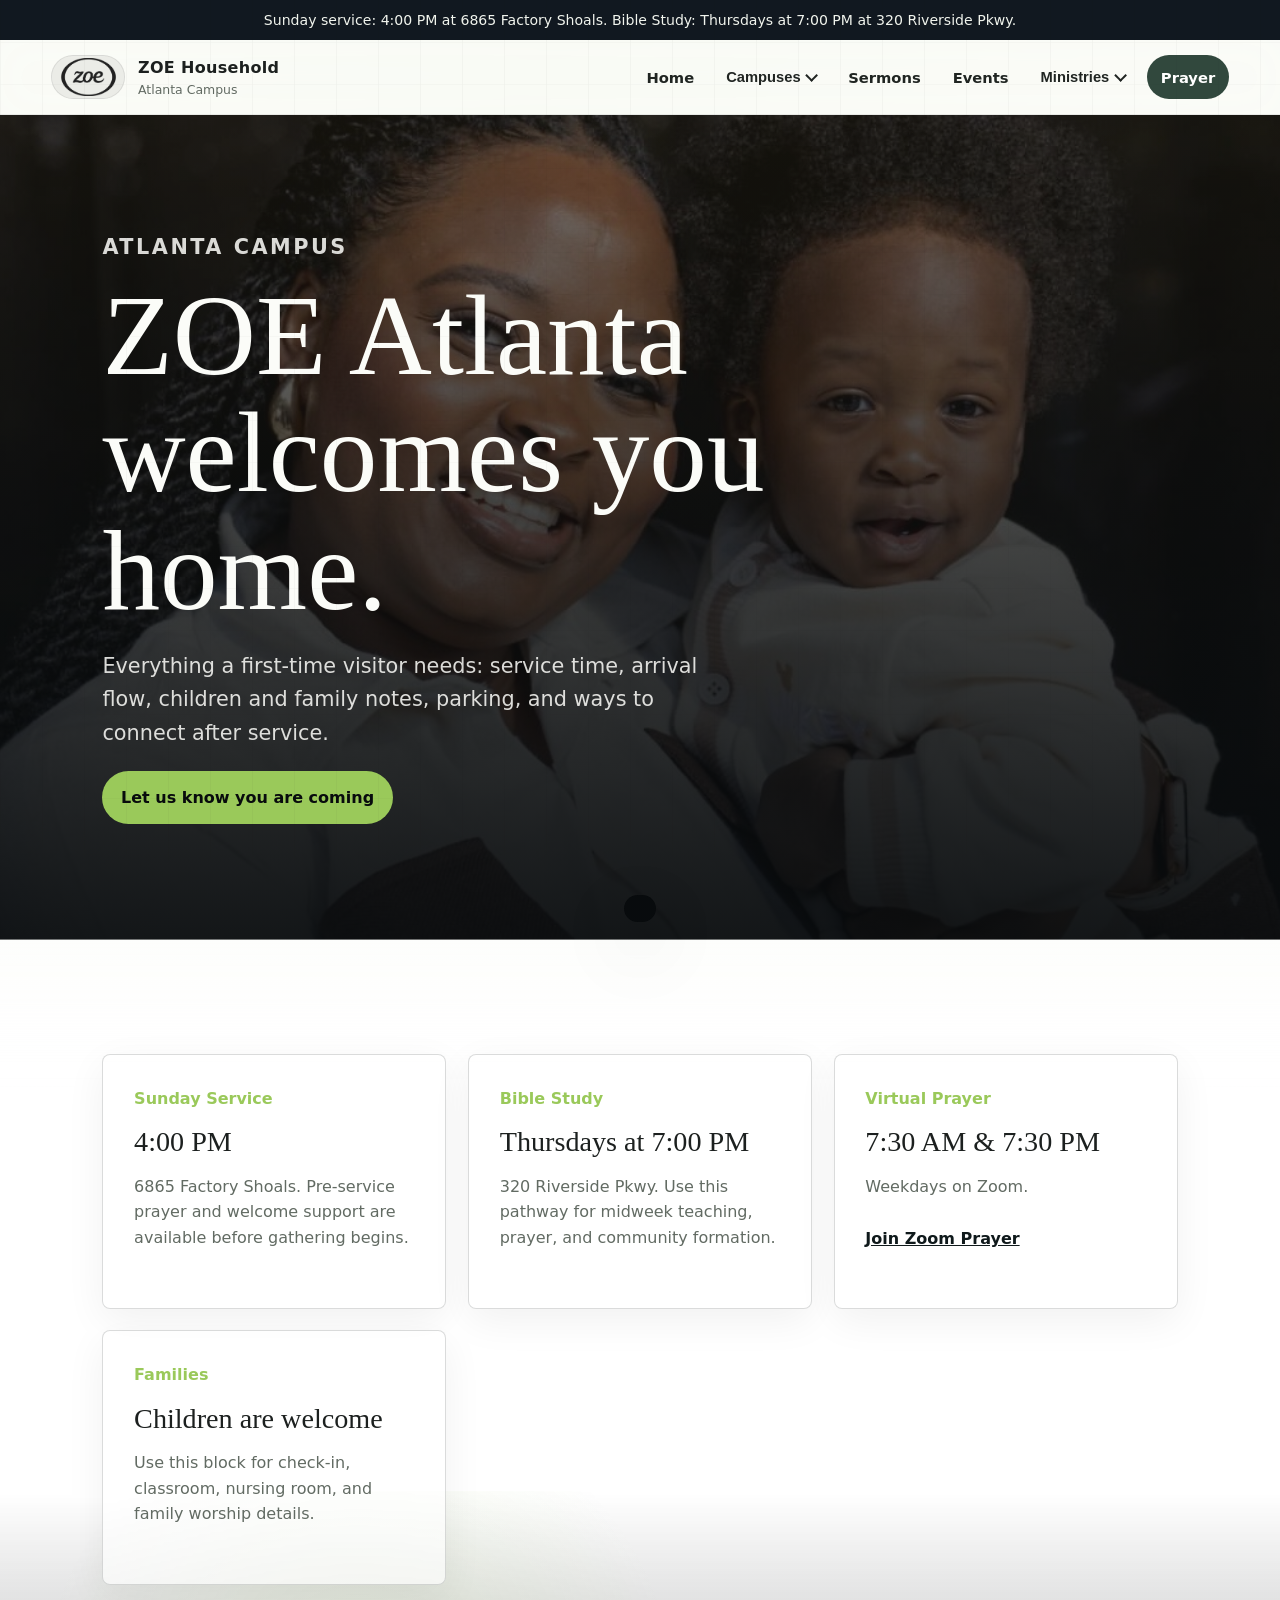
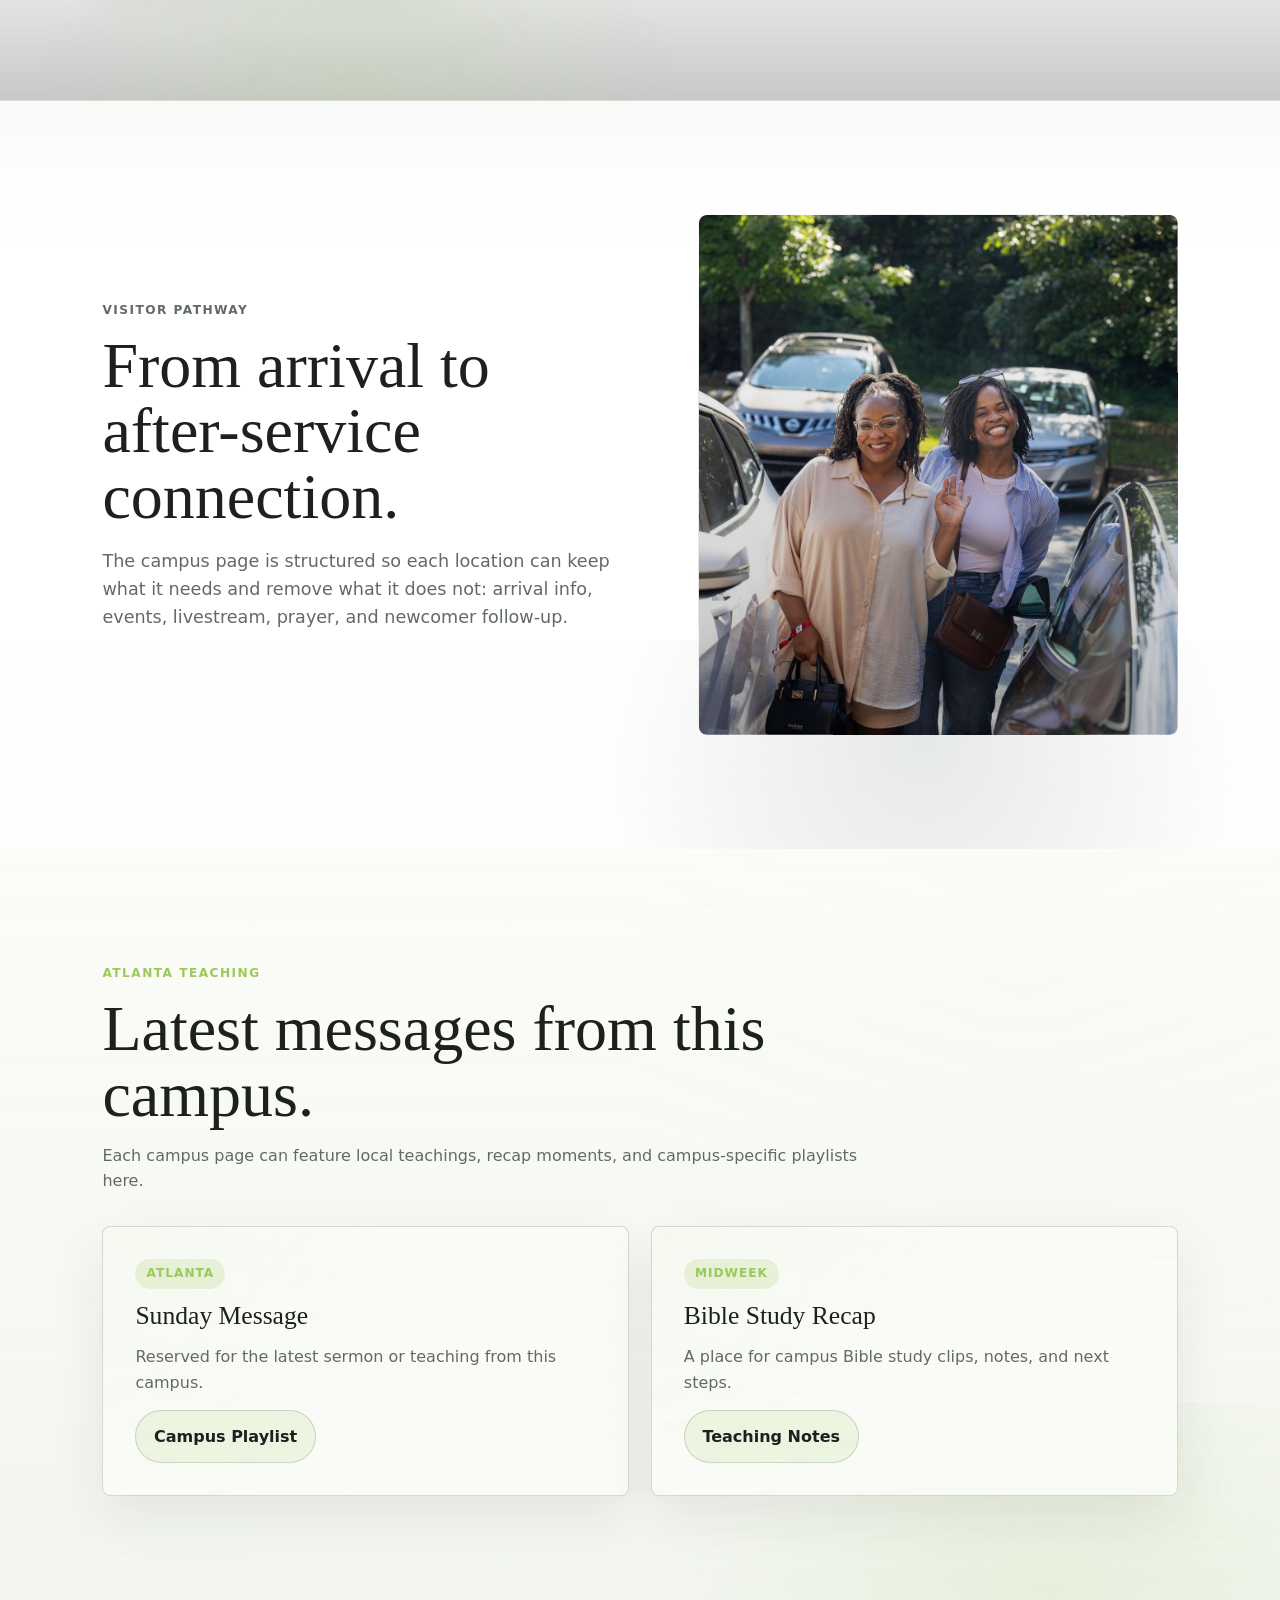
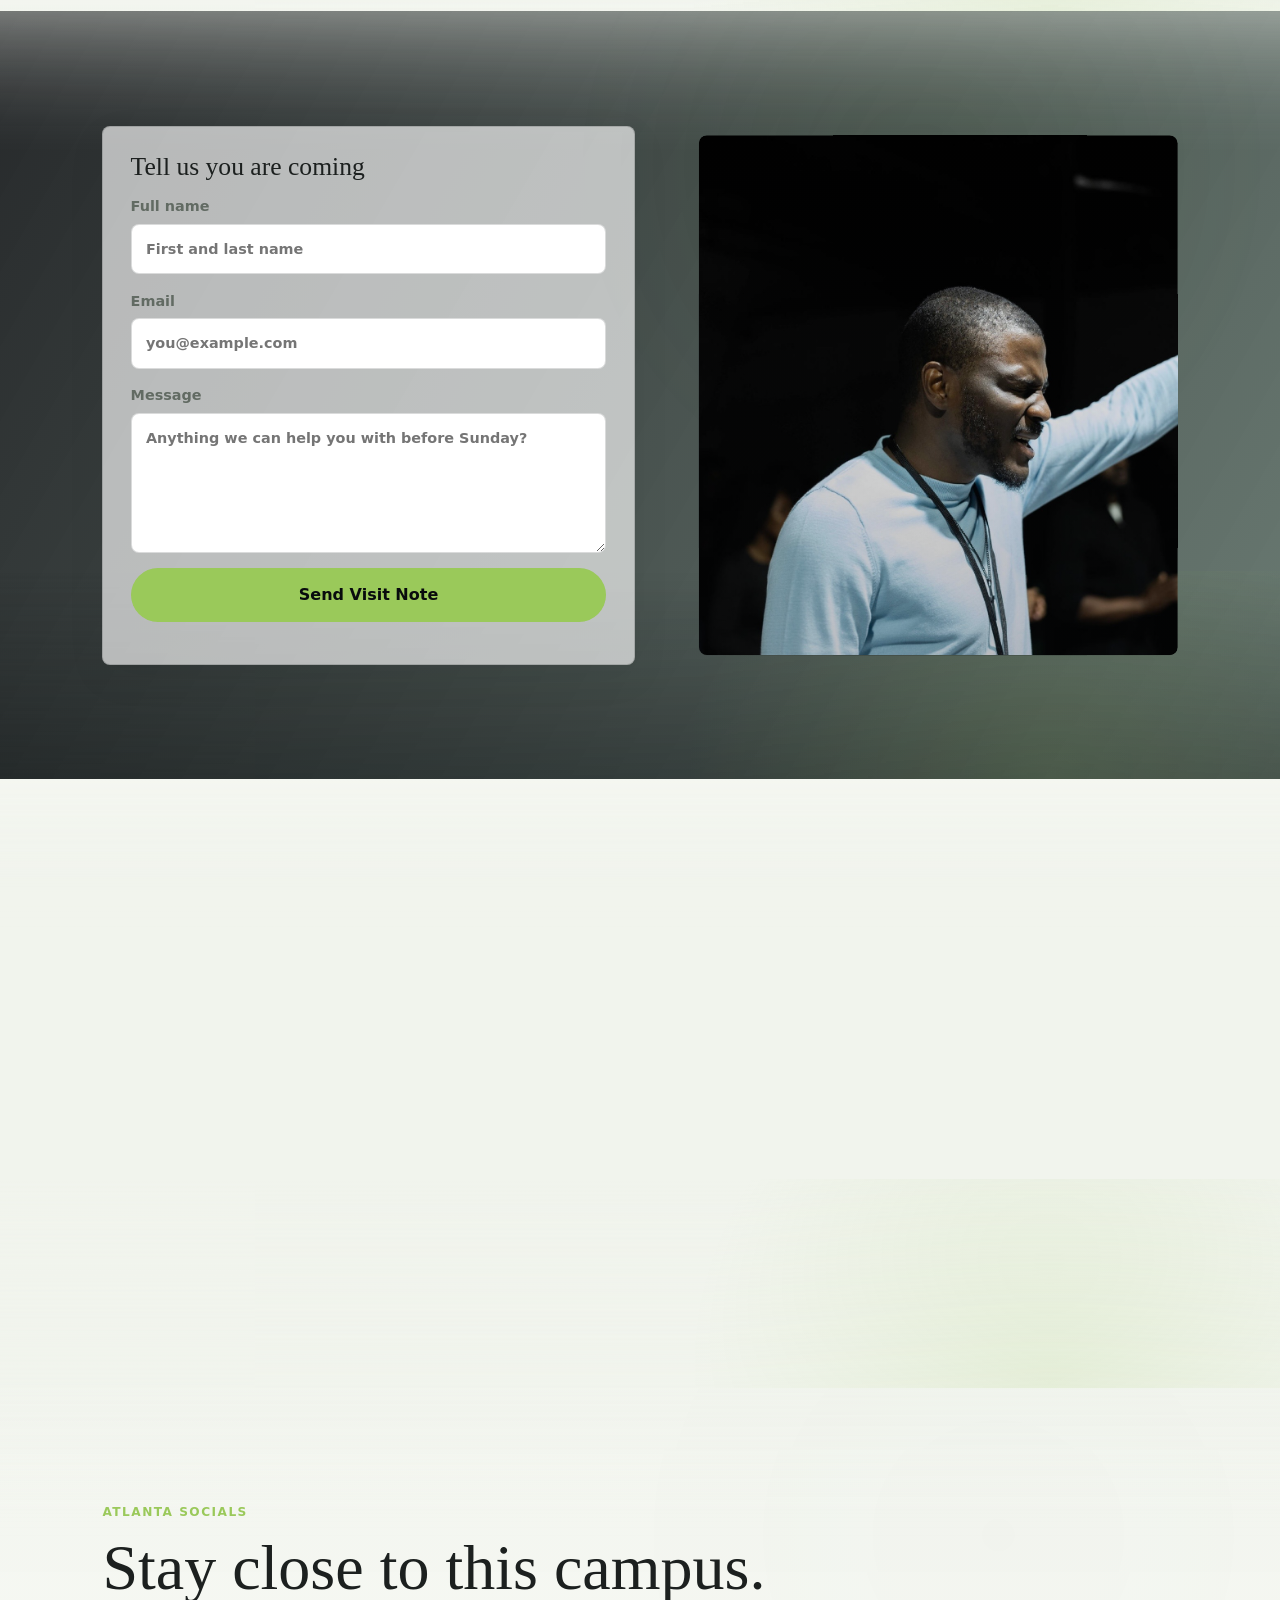
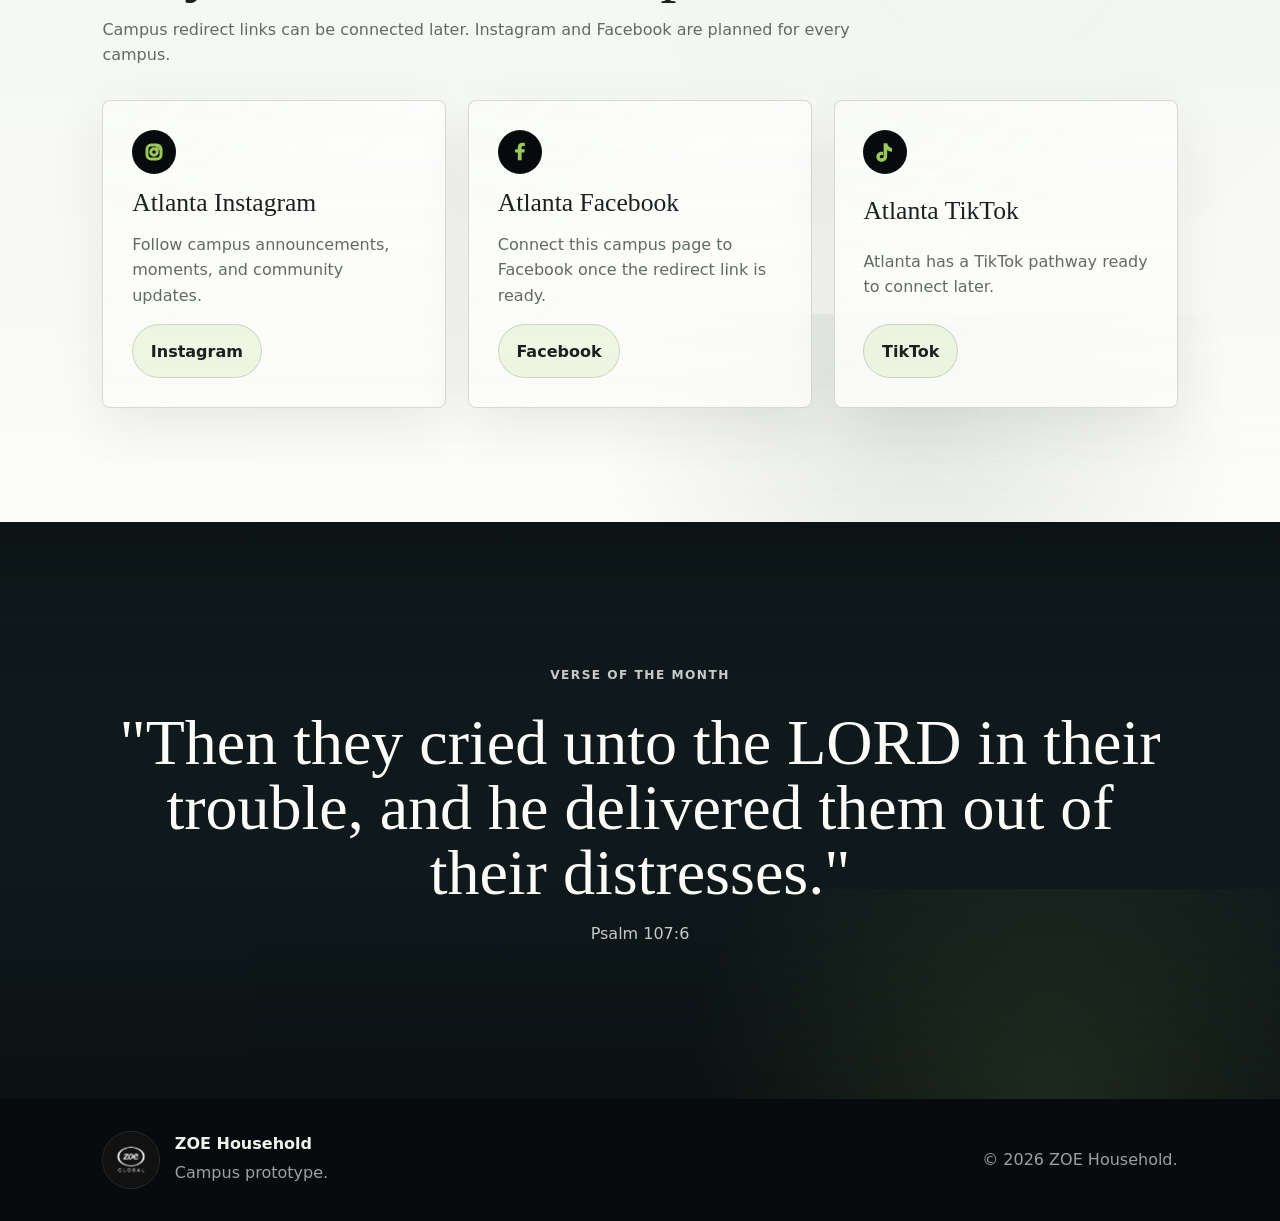
<file: campus-atl.html>
<!doctype html>
<html lang="en">
  <head>
    <meta charset="utf-8">
    <meta name="viewport" content="width=device-width, initial-scale=1">
    <title>Atlanta Campus | ZOE Household</title>
    <meta name="description" content="Plan a visit to the ZOE Household Atlanta campus.">
    <link rel="stylesheet" href="styles.css?v=hero-crop-higher-zoom">
  </head>
  <body>
    <a class="skip-link" href="#main">Skip to content</a>
    <div class="atmosphere-field" aria-hidden="true">
      <div class="atmosphere-layer atmosphere-back"></div>
      <div class="atmosphere-layer atmosphere-mid"></div>
      <div class="atmosphere-layer atmosphere-front"></div>
    </div>
    <div class="announcement">Sunday service: 4:00 PM at 6865 Factory Shoals. Bible Study: Thursdays at 7:00 PM at 320 Riverside Pkwy.</div>
    <header class="site-header" data-header>
      <a class="brand" href="index.html"><span class="brand-mark"><img src="assets/zoe-mark-logo.png" alt=""></span><span><strong>ZOE Household</strong><small data-brand-campus>Atlanta Campus</small></span></a>
      <button class="menu-toggle" type="button" aria-expanded="false" aria-controls="site-nav" data-menu-toggle><span></span><span></span><span></span></button>
      <nav class="site-nav" id="site-nav" data-nav>
        <a href="index.html">Home</a>
        <div class="nav-menu">
          <button class="nav-menu-toggle" type="button" aria-expanded="false" data-campus-menu-toggle>Campuses</button>
          <div class="nav-dropdown" aria-label="Campus pages">
            <a href="campus-atl.html?campus=atlanta" data-campus-link="Atlanta"><strong>Atlanta</strong><span>USA</span></a>
            <a href="campus-atl.html?campus=houston" data-campus-link="Houston"><strong>Houston</strong><span>USA</span></a>
            <a href="campus-atl.html?campus=uk" data-campus-link="UK"><strong>UK</strong><span>UK</span></a>
            <a href="campus-atl.html?campus=ikeja" data-campus-link="Ikeja"><strong>Ikeja</strong><span>Nigeria</span></a>
            <a href="campus-atl.html?campus=ipaja" data-campus-link="Ipaja"><strong>Ipaja</strong><span>Nigeria</span></a>
            <a href="campus-atl.html?campus=abeokuta" data-campus-link="Abeokuta"><strong>Abeokuta</strong><span>Nigeria</span></a>
            <a href="campus-atl.html?campus=yaba" data-campus-link="Yaba"><strong>Yaba</strong><span>Nigeria</span></a>
          </div>
        </div>
        <a href="https://youtube.com/@thezoehouseholdtv5?si=_t1UFKYPPsSxbpCP" target="_blank" rel="noopener">Sermons</a><a href="index.html#events">Events</a><div class="nav-menu"><button class="nav-menu-toggle" type="button" aria-expanded="false" data-nav-menu-toggle>Ministries</button><div class="nav-dropdown" aria-label="Ministry pages"><a href="ministry-pneuma.html"><strong>Pneuma Worship</strong><span>Worship</span></a><a href="ministry-discipleship.html"><strong>Disciple Program</strong><span>Formation</span></a><a href="ministry-outreach.html"><strong>Outreach & Missions</strong><span>Mission</span></a></div></div><a class="nav-give" href="prayer.html">Prayer</a>
      </nav>
    </header>
    <main id="main">
      <section class="page-hero campus-hero" data-scene="household">
        <div class="page-hero-copy reveal">
          <p class="eyebrow" data-campus-eyebrow>Plan Your Visit</p>
          <h1 data-campus-title>ZOE Atlanta welcomes you home.</h1>
          <p data-campus-description>Everything a first-time visitor needs: service time, arrival flow, children and family notes, parking, and ways to connect after service.</p>
          <a class="button button-primary" href="#visit-form">Let us know you are coming</a>
        </div>
      </section>
      <section class="section detail-grid scene-section scene-arrival" data-scene="welcome">
        <article class="detail-card reveal"><span>Sunday Service</span><h2>4:00 PM</h2><p>6865 Factory Shoals. Pre-service prayer and welcome support are available before gathering begins.</p></article>
        <article class="detail-card reveal"><span>Bible Study</span><h2>Thursdays at 7:00 PM</h2><p>320 Riverside Pkwy. Use this pathway for midweek teaching, prayer, and community formation.</p></article>
        <article class="detail-card reveal"><span>Virtual Prayer</span><h2 data-campus-prayer-time>7:30 AM & 7:30 PM</h2><p data-campus-prayer-note>Weekdays on Zoom.</p><a class="text-link" href="https://us06web.zoom.us/j/84078852039?pwd=zKbTcCm8NZJUb1EVyvk1CYWSC2oedE.1" target="_blank" rel="noopener" data-campus-prayer-link>Join Zoom Prayer</a></article>
        <article class="detail-card reveal"><span>Families</span><h2>Children are welcome</h2><p>Use this block for check-in, classroom, nursing room, and family worship details.</p></article>
      </section>
      <section class="section split-section scene-section scene-family" data-scene="household">
        <div class="section-copy reveal">
          <p class="eyebrow">Visitor Pathway</p>
          <h2>From arrival to after-service connection.</h2>
          <p>The campus page is structured so each location can keep what it needs and remove what it does not: arrival info, events, livestream, prayer, and newcomer follow-up.</p>
        </div>
        <div class="image-panel image-panel-arrival reveal" role="img" aria-label="ZOE members smiling as they arrive at church" data-depth="0.08"></div>
      </section>
      <section class="section campus-teaching scene-section scene-teaching-lite" data-scene="teaching">
        <div class="section-heading reveal">
          <p class="eyebrow"><span data-campus-name>Atlanta</span> Teaching</p>
          <h2>Latest messages from this campus.</h2>
          <p>Each campus page can feature local teachings, recap moments, and campus-specific playlists here.</p>
        </div>
        <div class="campus-sermon-grid">
          <article class="campus-sermon-card reveal">
            <span class="chip" data-campus-name>Atlanta</span>
            <h3>Sunday Message</h3>
            <p>Reserved for the latest sermon or teaching from this campus.</p>
            <button class="button button-quiet" type="button" data-toast="Campus-specific sermon playlist can connect here later.">Campus Playlist</button>
          </article>
          <article class="campus-sermon-card reveal">
            <span class="chip">Midweek</span>
            <h3>Bible Study Recap</h3>
            <p>A place for campus Bible study clips, notes, and next steps.</p>
            <button class="button button-quiet" type="button" data-toast="Bible study media can connect here later.">Teaching Notes</button>
          </article>
        </div>
      </section>
      <section class="section split-section form-split scene-section scene-invitation" data-scene="prayer">
        <form class="form-card reveal" id="visit-form" data-demo-form>
          <h3>Tell us you are coming</h3>
          <label>Full name<input name="name" required placeholder="First and last name"></label>
          <label>Email<input name="email" type="email" required placeholder="you@example.com"></label>
          <label>Message<textarea name="message" required maxlength="800" placeholder="Anything we can help you with before Sunday?"></textarea></label>
          <button class="button button-primary" type="submit">Send Visit Note</button>
          <p class="form-status" data-form-status></p>
        </form>
        <div class="image-panel image-panel-prayer reveal" role="img" aria-label="ZOE member praying during worship" data-depth="0.06"></div>
      </section>
      <section class="section events-section scene-section scene-events" data-scene="household">
        <div class="section-heading reveal"><p class="eyebrow"><span data-campus-name>Atlanta</span> Events</p><h2>Upcoming at this campus.</h2></div>
        <div class="event-list">
          <article class="event-card reveal"><time>Sun</time><div><h3>Sunday Service</h3><p>4:00 PM at 6865 Factory Shoals.</p></div><button class="button button-quiet" data-toast="Prototype RSVP saved.">RSVP</button></article>
          <article class="event-card reveal"><time>Thu</time><div><h3>Bible Study</h3><p>7:00 PM at 320 Riverside Pkwy.</p></div><a class="button button-quiet" href="prayer.html">Prayer</a></article>
        </div>
      </section>
      <section class="section social-section campus-social-section scene-section scene-family" data-scene="invitation">
        <div class="section-heading reveal">
          <p class="eyebrow"><span data-campus-name>Atlanta</span> Socials</p>
          <h2>Stay close to this campus.</h2>
          <p>Campus redirect links can be connected later. Instagram and Facebook are planned for every campus.</p>
        </div>
        <div class="social-grid campus-social-grid">
          <article class="social-card reveal">
            <svg class="social-icon" aria-hidden="true" viewBox="0 0 48 48"><rect x="11" y="11" width="26" height="26" rx="8"></rect><circle cx="24" cy="24" r="6"></circle><circle cx="31.5" cy="16.5" r="1.8"></circle></svg>
            <h3><span data-campus-name>Atlanta</span> Instagram</h3>
            <p>Follow campus announcements, moments, and community updates.</p>
            <button class="button button-quiet" type="button" data-toast="Campus Instagram redirect link can connect here later.">Instagram</button>
          </article>
          <article class="social-card reveal">
            <svg class="social-icon" aria-hidden="true" viewBox="0 0 48 48"><path d="M27 39V25h5l1-6h-6v-3.4c0-1.7.6-2.8 3-2.8h3V7.4c-1.4-.2-3-.4-4.8-.4-5 0-8.2 3-8.2 8.1V19h-5v6h5v14z"></path></svg>
            <h3><span data-campus-name>Atlanta</span> Facebook</h3>
            <p>Connect this campus page to Facebook once the redirect link is ready.</p>
            <button class="button button-quiet" type="button" data-toast="Campus Facebook redirect link can connect here later.">Facebook</button>
          </article>
          <article class="social-card reveal" data-campus-tiktok-card>
            <svg class="social-icon" aria-hidden="true" viewBox="0 0 48 48"><path d="M28 8c1.2 5 4.2 8.2 9 9.1v6.4c-3.4-.1-6.5-1.1-9-3v10.9c0 6.3-4.1 10.6-10.2 10.6-5.7 0-9.8-3.8-9.8-9.2 0-5.7 4.4-9.4 10.4-9.4.7 0 1.4.1 2.1.2v6.6a5.6 5.6 0 0 0-2.4-.5c-2.2 0-3.7 1.2-3.7 3s1.4 3 3.4 3c2.3 0 3.7-1.5 3.7-4.2V8z"></path></svg>
            <h3 data-campus-tiktok-title>Atlanta TikTok</h3>
            <p data-campus-tiktok-note>Atlanta has a TikTok pathway ready to connect later.</p>
            <button class="button button-quiet" type="button" data-toast="Campus TikTok redirect link can connect here later.">TikTok</button>
          </article>
        </div>
      </section>
      <section class="final-cta verse scene-section scene-room reveal" data-scene="giving">
        <p class="eyebrow">Verse of the Month</p>
        <h2>"Then they cried unto the LORD in their trouble, and he delivered them out of their distresses."</h2>
        <p>Psalm 107:6</p>
      </section>
    </main>
    <footer class="site-footer"><div class="footer-brand"><img src="assets/zoe-global-logo.jpg" alt="ZOE Global"><div><strong>ZOE Household</strong><p>Campus prototype.</p></div></div><p>&copy; <span data-year></span> ZOE Household.</p></footer>
    <div class="toast" data-toast-box role="status" aria-live="polite"></div>
    <script src="assets/gsap.min.js"></script>
    <script src="script.js?v=header-ministries"></script>
  </body>
</html>
</file>
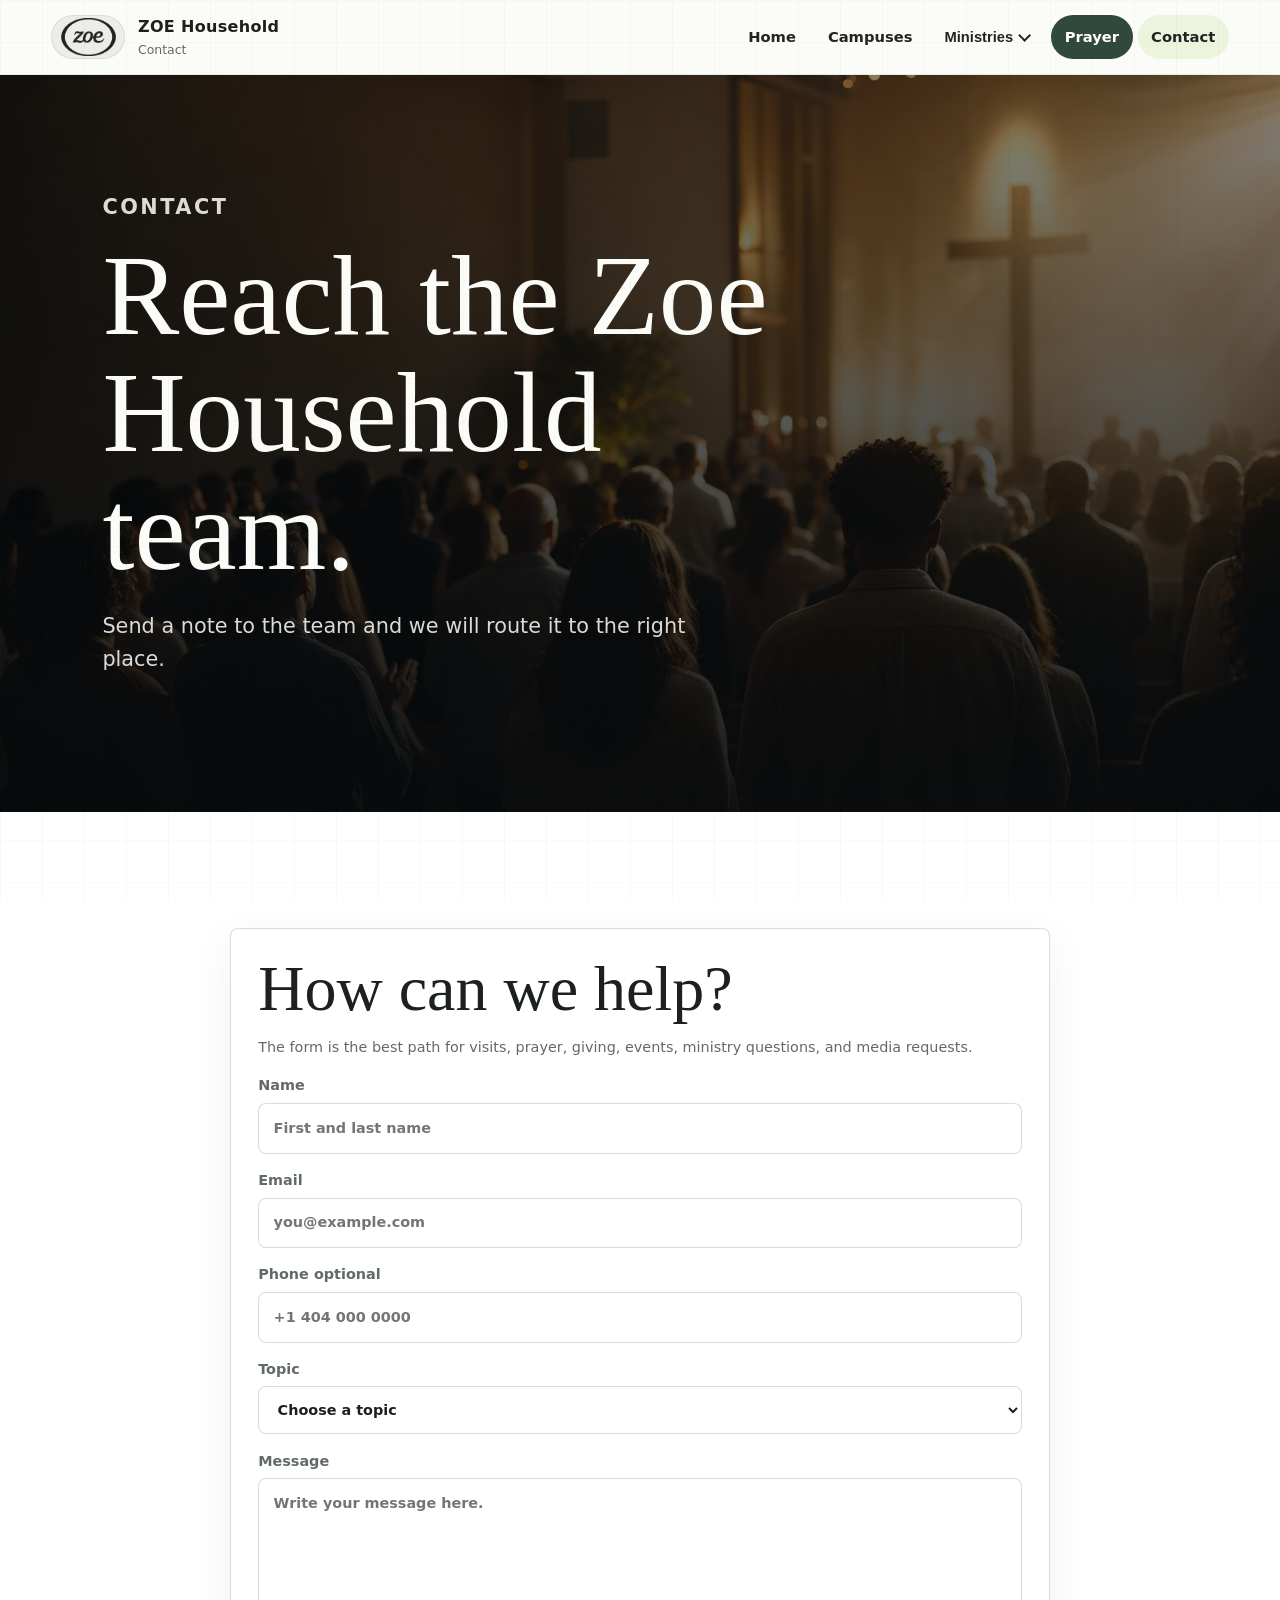
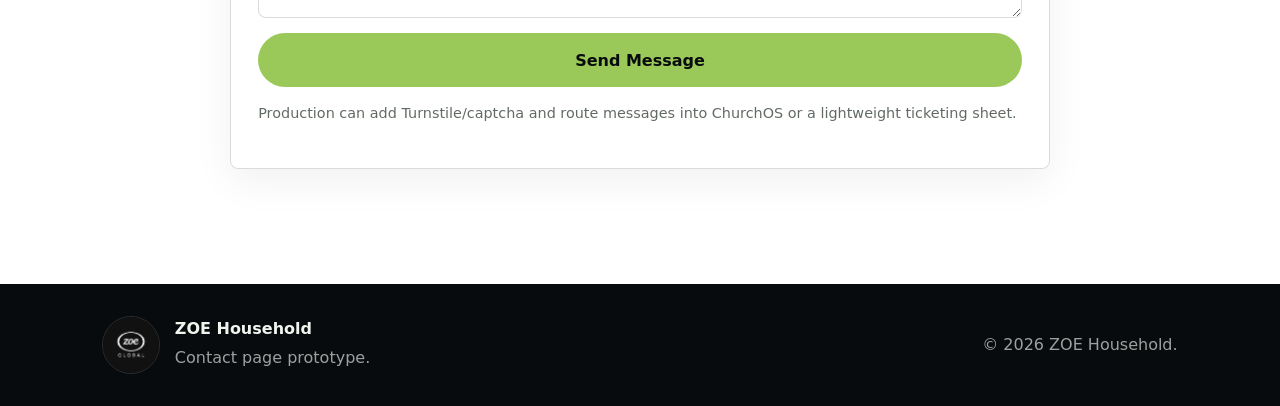
<file: contact.html>
<!doctype html>
<html lang="en">
  <head>
    <meta charset="utf-8">
    <meta name="viewport" content="width=device-width, initial-scale=1">
    <title>Contact | ZOE Household</title>
    <meta name="description" content="Contact ZOE Household through a simple form prototype.">
    <link rel="stylesheet" href="styles.css?v=hero-crop-higher-zoom">
  </head>
  <body>
    <a class="skip-link" href="#main">Skip to content</a>
    <header class="site-header" data-header>
      <a class="brand" href="index.html"><span class="brand-mark"><img src="assets/zoe-mark-logo.png" alt=""></span><span><strong>ZOE Household</strong><small>Contact</small></span></a>
      <button class="menu-toggle" type="button" aria-expanded="false" aria-controls="site-nav" data-menu-toggle><span></span><span></span><span></span></button>
      <nav class="site-nav" id="site-nav" data-nav>
        <a href="index.html">Home</a><a href="zoe-map.html">Campuses</a><div class="nav-menu"><button class="nav-menu-toggle" type="button" aria-expanded="false" data-nav-menu-toggle>Ministries</button><div class="nav-dropdown" aria-label="Ministry pages"><a href="ministry-pneuma.html"><strong>Pneuma Worship</strong><span>Worship</span></a><a href="ministry-discipleship.html"><strong>Disciple Program</strong><span>Formation</span></a><a href="ministry-outreach.html"><strong>Outreach & Missions</strong><span>Mission</span></a></div></div><a class="nav-give" href="prayer.html">Prayer</a><a href="contact.html" aria-current="page">Contact</a>
      </nav>
    </header>
    <main id="main">
      <section class="page-hero contact-hero">
        <div class="page-hero-copy reveal">
          <p class="eyebrow">Contact</p>
          <h1>Reach the Zoe Household team.</h1>
          <p>Send a note to the team and we will route it to the right place.</p>
        </div>
      </section>
      <section class="section">
        <form class="form-card wide-form reveal" data-demo-form>
          <h2>How can we help?</h2>
          <p class="form-note">The form is the best path for visits, prayer, giving, events, ministry questions, and media requests.</p>
          <label>Name<input name="name" required placeholder="First and last name"></label>
          <label>Email<input name="email" type="email" required placeholder="you@example.com"></label>
          <label>Phone optional<input name="phone" inputmode="tel" placeholder="+1 404 000 0000"></label>
          <label>Topic<select name="topic" required><option value="">Choose a topic</option><option>Visiting</option><option>Prayer</option><option>Giving</option><option>Events</option><option>Ministries</option><option>Media</option></select></label>
          <label>Message<textarea name="message" required maxlength="1500" placeholder="Write your message here."></textarea></label>
          <button class="button button-primary" type="submit">Send Message</button>
          <p class="form-note">Production can add Turnstile/captcha and route messages into ChurchOS or a lightweight ticketing sheet.</p>
          <p class="form-status" data-form-status></p>
        </form>
      </section>
    </main>
    <footer class="site-footer"><div class="footer-brand"><img src="assets/zoe-global-logo.jpg" alt="ZOE Global"><div><strong>ZOE Household</strong><p>Contact page prototype.</p></div></div><p>&copy; <span data-year></span> ZOE Household.</p></footer>
    <script src="assets/gsap.min.js"></script>
    <script src="script.js?v=header-ministries"></script>
  </body>
</html>
</file>
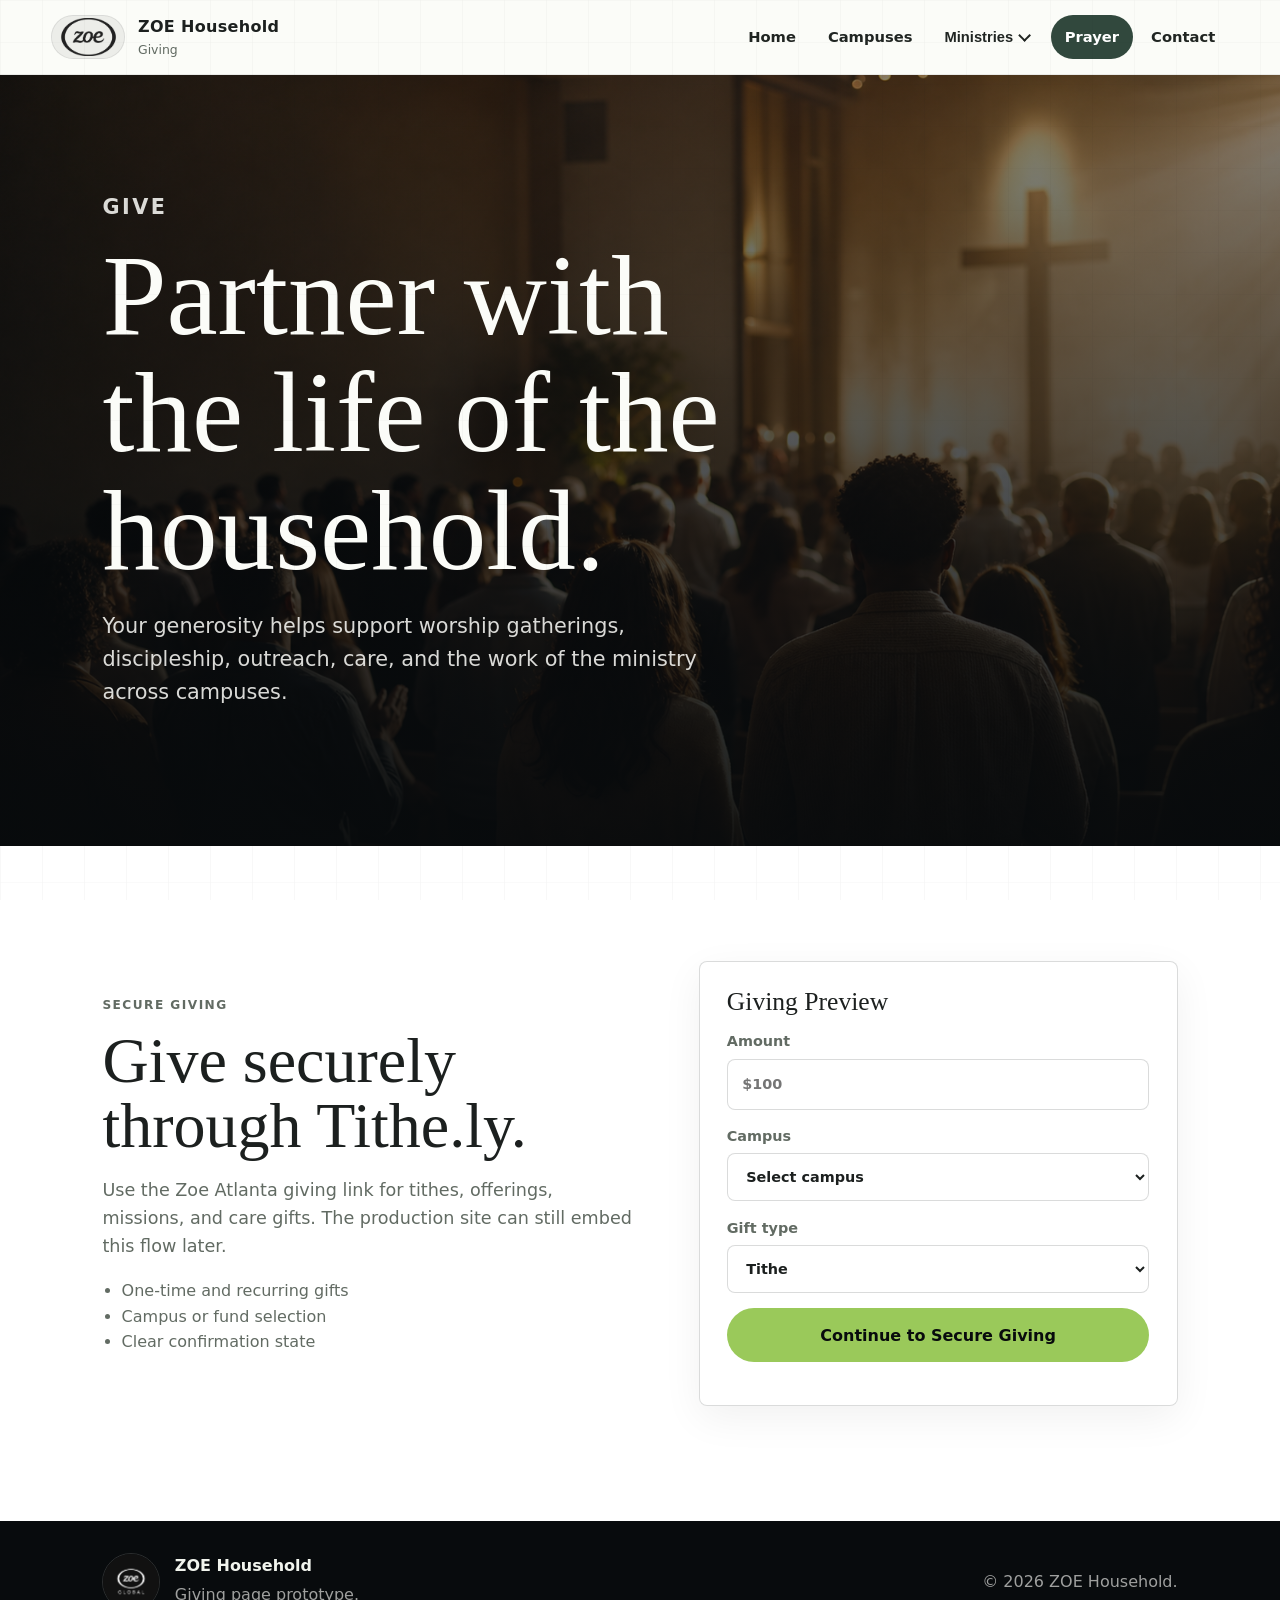
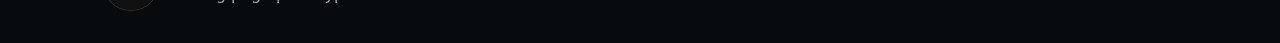
<file: give.html>
<!doctype html>
<html lang="en">
  <head>
    <meta charset="utf-8">
    <meta name="viewport" content="width=device-width, initial-scale=1">
    <title>Give | ZOE Household</title>
    <meta name="description" content="Give to ZOE Household through a warm, simple giving page prototype.">
    <link rel="stylesheet" href="styles.css?v=hero-crop-higher-zoom">
  </head>
  <body>
    <a class="skip-link" href="#main">Skip to content</a>
    <header class="site-header" data-header>
      <a class="brand" href="index.html"><span class="brand-mark"><img src="assets/zoe-mark-logo.png" alt=""></span><span><strong>ZOE Household</strong><small>Giving</small></span></a>
      <button class="menu-toggle" type="button" aria-expanded="false" aria-controls="site-nav" data-menu-toggle><span></span><span></span><span></span></button>
      <nav class="site-nav" id="site-nav" data-nav>
        <a href="index.html">Home</a><a href="zoe-map.html">Campuses</a><div class="nav-menu"><button class="nav-menu-toggle" type="button" aria-expanded="false" data-nav-menu-toggle>Ministries</button><div class="nav-dropdown" aria-label="Ministry pages"><a href="ministry-pneuma.html"><strong>Pneuma Worship</strong><span>Worship</span></a><a href="ministry-discipleship.html"><strong>Disciple Program</strong><span>Formation</span></a><a href="ministry-outreach.html"><strong>Outreach & Missions</strong><span>Mission</span></a></div></div><a class="nav-give" href="prayer.html">Prayer</a><a href="contact.html">Contact</a>
      </nav>
    </header>
    <main id="main">
      <section class="page-hero give-hero">
        <div class="page-hero-copy reveal">
          <p class="eyebrow">Give</p>
          <h1>Partner with the life of the household.</h1>
          <p>Your generosity helps support worship gatherings, discipleship, outreach, care, and the work of the ministry across campuses.</p>
        </div>
      </section>
      <section class="section split-section">
        <div class="section-copy reveal">
          <p class="eyebrow">Secure Giving</p>
          <h2>Give securely through Tithe.ly.</h2>
          <p>Use the Zoe Atlanta giving link for tithes, offerings, missions, and care gifts. The production site can still embed this flow later.</p>
          <ul class="check-list">
            <li>One-time and recurring gifts</li>
            <li>Campus or fund selection</li>
            <li>Clear confirmation state</li>
          </ul>
        </div>
        <form class="form-card reveal" data-demo-form>
          <h3>Giving Preview</h3>
          <label>Amount<input name="amount" required inputmode="decimal" placeholder="$100"></label>
          <label>Campus<select name="campus" required><option value="">Select campus</option><option>Atlanta</option><option>Houston</option><option>UK</option><option>Ikeja</option><option>Ipaja</option><option>Abeokuta</option><option>Yaba</option></select></label>
          <label>Gift type<select name="type" required><option>Tithe</option><option>Offering</option><option>Missions</option><option>Care Fund</option></select></label>
          <a class="button button-primary" href="https://give.tithe.ly/?formId=38e44ec6-bbde-428c-b073-df0309a7e479&amp;context=modal" target="_blank" rel="noopener">Continue to Secure Giving</a>
          <p class="form-status" data-form-status></p>
        </form>
      </section>
    </main>
    <footer class="site-footer"><div class="footer-brand"><img src="assets/zoe-global-logo.jpg" alt="ZOE Global"><div><strong>ZOE Household</strong><p>Giving page prototype.</p></div></div><p>&copy; <span data-year></span> ZOE Household.</p></footer>
    <script src="assets/gsap.min.js"></script>
    <script src="script.js?v=header-ministries"></script>
  </body>
</html>
</file>
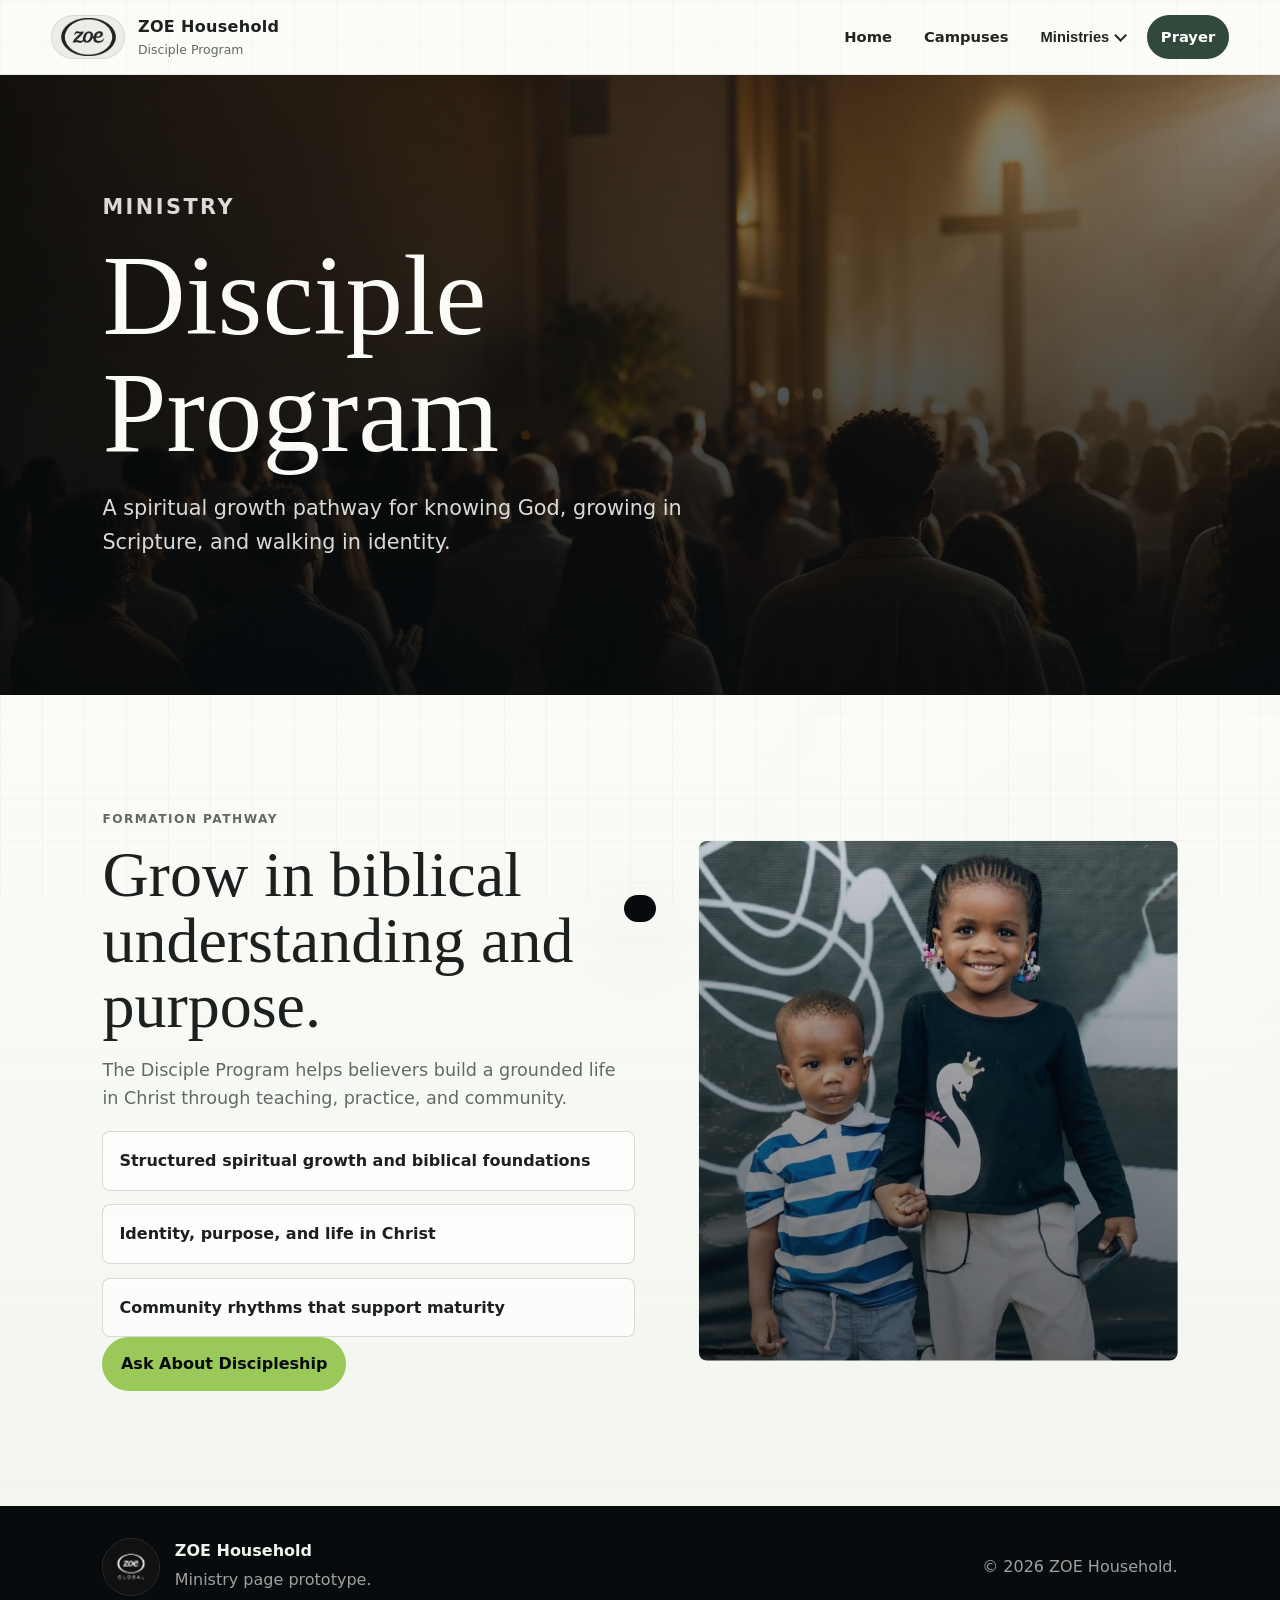
<file: ministry-discipleship.html>
<!doctype html>
<html lang="en">
  <head>
    <meta charset="utf-8">
    <meta name="viewport" content="width=device-width, initial-scale=1">
    <title>Disciple Program | ZOE Household</title>
    <meta name="description" content="Learn more about the ZOE Household Disciple Program.">
    <link rel="stylesheet" href="styles.css?v=hero-crop-higher-zoom">
  </head>
  <body>
    <a class="skip-link" href="#main">Skip to content</a>
    <header class="site-header" data-header>
      <a class="brand" href="index.html"><span class="brand-mark"><img src="assets/zoe-mark-logo.png" alt=""></span><span><strong>ZOE Household</strong><small>Disciple Program</small></span></a>
      <button class="menu-toggle" type="button" aria-expanded="false" aria-controls="site-nav" data-menu-toggle><span></span><span></span><span></span></button>
      <nav class="site-nav" id="site-nav" data-nav>
        <a href="index.html">Home</a><a href="zoe-map.html">Campuses</a><div class="nav-menu"><button class="nav-menu-toggle" type="button" aria-expanded="false" data-nav-menu-toggle>Ministries</button><div class="nav-dropdown" aria-label="Ministry pages"><a href="ministry-pneuma.html"><strong>Pneuma Worship</strong><span>Worship</span></a><a href="ministry-discipleship.html" aria-current="page"><strong>Disciple Program</strong><span>Formation</span></a><a href="ministry-outreach.html"><strong>Outreach & Missions</strong><span>Mission</span></a></div></div><a class="nav-give" href="prayer.html">Prayer</a>
      </nav>
    </header>
    <main id="main">
      <section class="page-hero ministry-detail-hero" style="--ministry-hero-image: url('assets/zoe-ikeja.jpg')">
        <div class="page-hero-copy reveal">
          <p class="eyebrow">Ministry</p>
          <h1>Disciple Program</h1>
          <p>A spiritual growth pathway for knowing God, growing in Scripture, and walking in identity.</p>
        </div>
      </section>
      <section class="section split-section ministry-body">
        <div class="section-copy reveal">
          <p class="eyebrow">Formation Pathway</p>
          <h2>Grow in biblical understanding and purpose.</h2>
          <p>The Disciple Program helps believers build a grounded life in Christ through teaching, practice, and community.</p>
          <ul class="ministry-points">
            <li>Structured spiritual growth and biblical foundations</li>
            <li>Identity, purpose, and life in Christ</li>
            <li>Community rhythms that support maturity</li>
          </ul>
          <a class="button button-primary" href="contact.html">Ask About Discipleship</a>
        </div>
        <div class="image-panel ministry-photo-discipleship reveal" role="img" aria-label="ZOE children and family moment"></div>
      </section>
    </main>
    <footer class="site-footer"><div class="footer-brand"><img src="assets/zoe-global-logo.jpg" alt="ZOE Global"><div><strong>ZOE Household</strong><p>Ministry page prototype.</p></div></div><p>&copy; <span data-year></span> ZOE Household.</p></footer>
    <div class="toast" data-toast-box role="status" aria-live="polite"></div>
    <script src="assets/gsap.min.js"></script>
    <script src="script.js?v=header-ministries"></script>
  </body>
</html>
</file>
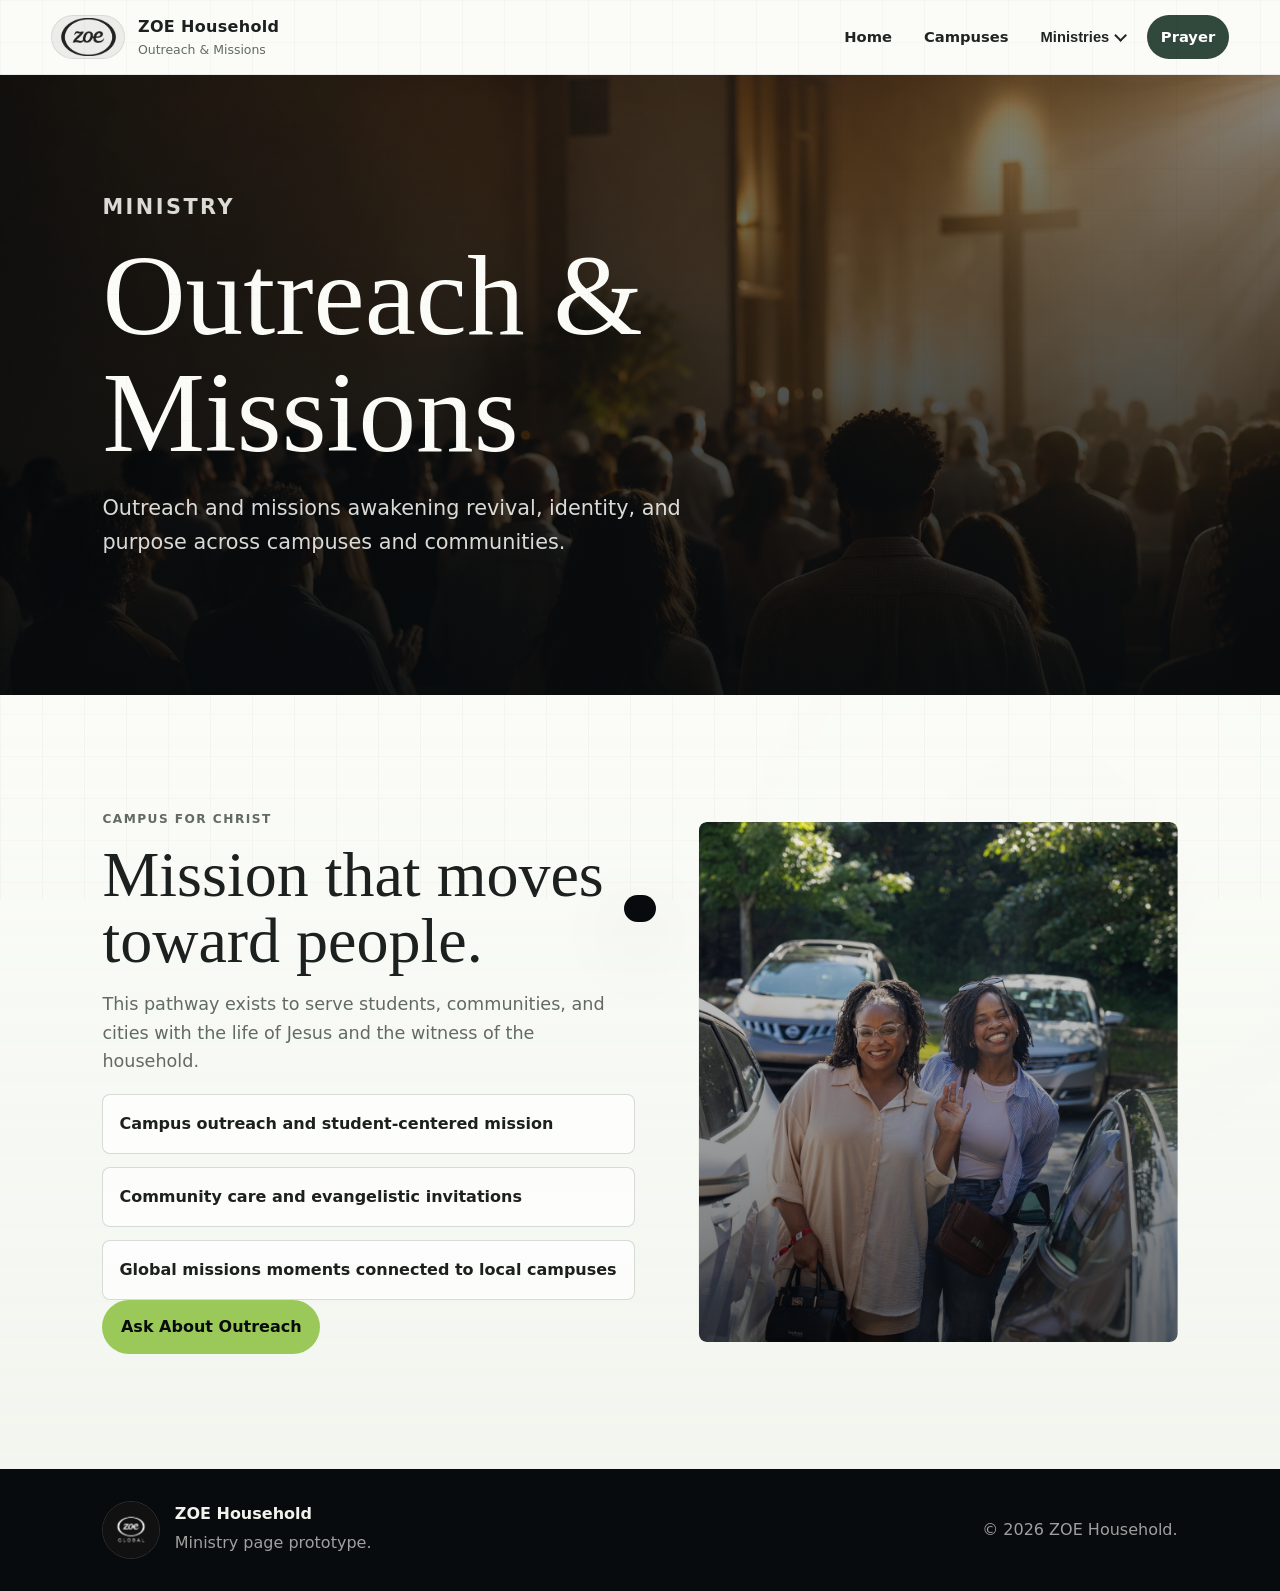
<file: ministry-outreach.html>
<!doctype html>
<html lang="en">
  <head>
    <meta charset="utf-8">
    <meta name="viewport" content="width=device-width, initial-scale=1">
    <title>Outreach & Missions | ZOE Household</title>
    <meta name="description" content="Learn more about Outreach & Missions at ZOE Household.">
    <link rel="stylesheet" href="styles.css?v=hero-crop-higher-zoom">
  </head>
  <body>
    <a class="skip-link" href="#main">Skip to content</a>
    <header class="site-header" data-header>
      <a class="brand" href="index.html"><span class="brand-mark"><img src="assets/zoe-mark-logo.png" alt=""></span><span><strong>ZOE Household</strong><small>Outreach & Missions</small></span></a>
      <button class="menu-toggle" type="button" aria-expanded="false" aria-controls="site-nav" data-menu-toggle><span></span><span></span><span></span></button>
      <nav class="site-nav" id="site-nav" data-nav>
        <a href="index.html">Home</a><a href="zoe-map.html">Campuses</a><div class="nav-menu"><button class="nav-menu-toggle" type="button" aria-expanded="false" data-nav-menu-toggle>Ministries</button><div class="nav-dropdown" aria-label="Ministry pages"><a href="ministry-pneuma.html"><strong>Pneuma Worship</strong><span>Worship</span></a><a href="ministry-discipleship.html"><strong>Disciple Program</strong><span>Formation</span></a><a href="ministry-outreach.html" aria-current="page"><strong>Outreach & Missions</strong><span>Mission</span></a></div></div><a class="nav-give" href="prayer.html">Prayer</a>
      </nav>
    </header>
    <main id="main">
      <section class="page-hero ministry-detail-hero" style="--ministry-hero-image: url('assets/zoe-arrival-smiles.jpg')">
        <div class="page-hero-copy reveal">
          <p class="eyebrow">Ministry</p>
          <h1>Outreach & Missions</h1>
          <p>Outreach and missions awakening revival, identity, and purpose across campuses and communities.</p>
        </div>
      </section>
      <section class="section split-section ministry-body">
        <div class="section-copy reveal">
          <p class="eyebrow">Campus For Christ</p>
          <h2>Mission that moves toward people.</h2>
          <p>This pathway exists to serve students, communities, and cities with the life of Jesus and the witness of the household.</p>
          <ul class="ministry-points">
            <li>Campus outreach and student-centered mission</li>
            <li>Community care and evangelistic invitations</li>
            <li>Global missions moments connected to local campuses</li>
          </ul>
          <a class="button button-primary" href="contact.html">Ask About Outreach</a>
        </div>
        <div class="image-panel ministry-photo-outreach reveal" role="img" aria-label="ZOE welcome team"></div>
      </section>
    </main>
    <footer class="site-footer"><div class="footer-brand"><img src="assets/zoe-global-logo.jpg" alt="ZOE Global"><div><strong>ZOE Household</strong><p>Ministry page prototype.</p></div></div><p>&copy; <span data-year></span> ZOE Household.</p></footer>
    <div class="toast" data-toast-box role="status" aria-live="polite"></div>
    <script src="assets/gsap.min.js"></script>
    <script src="script.js?v=header-ministries"></script>
  </body>
</html>
</file>
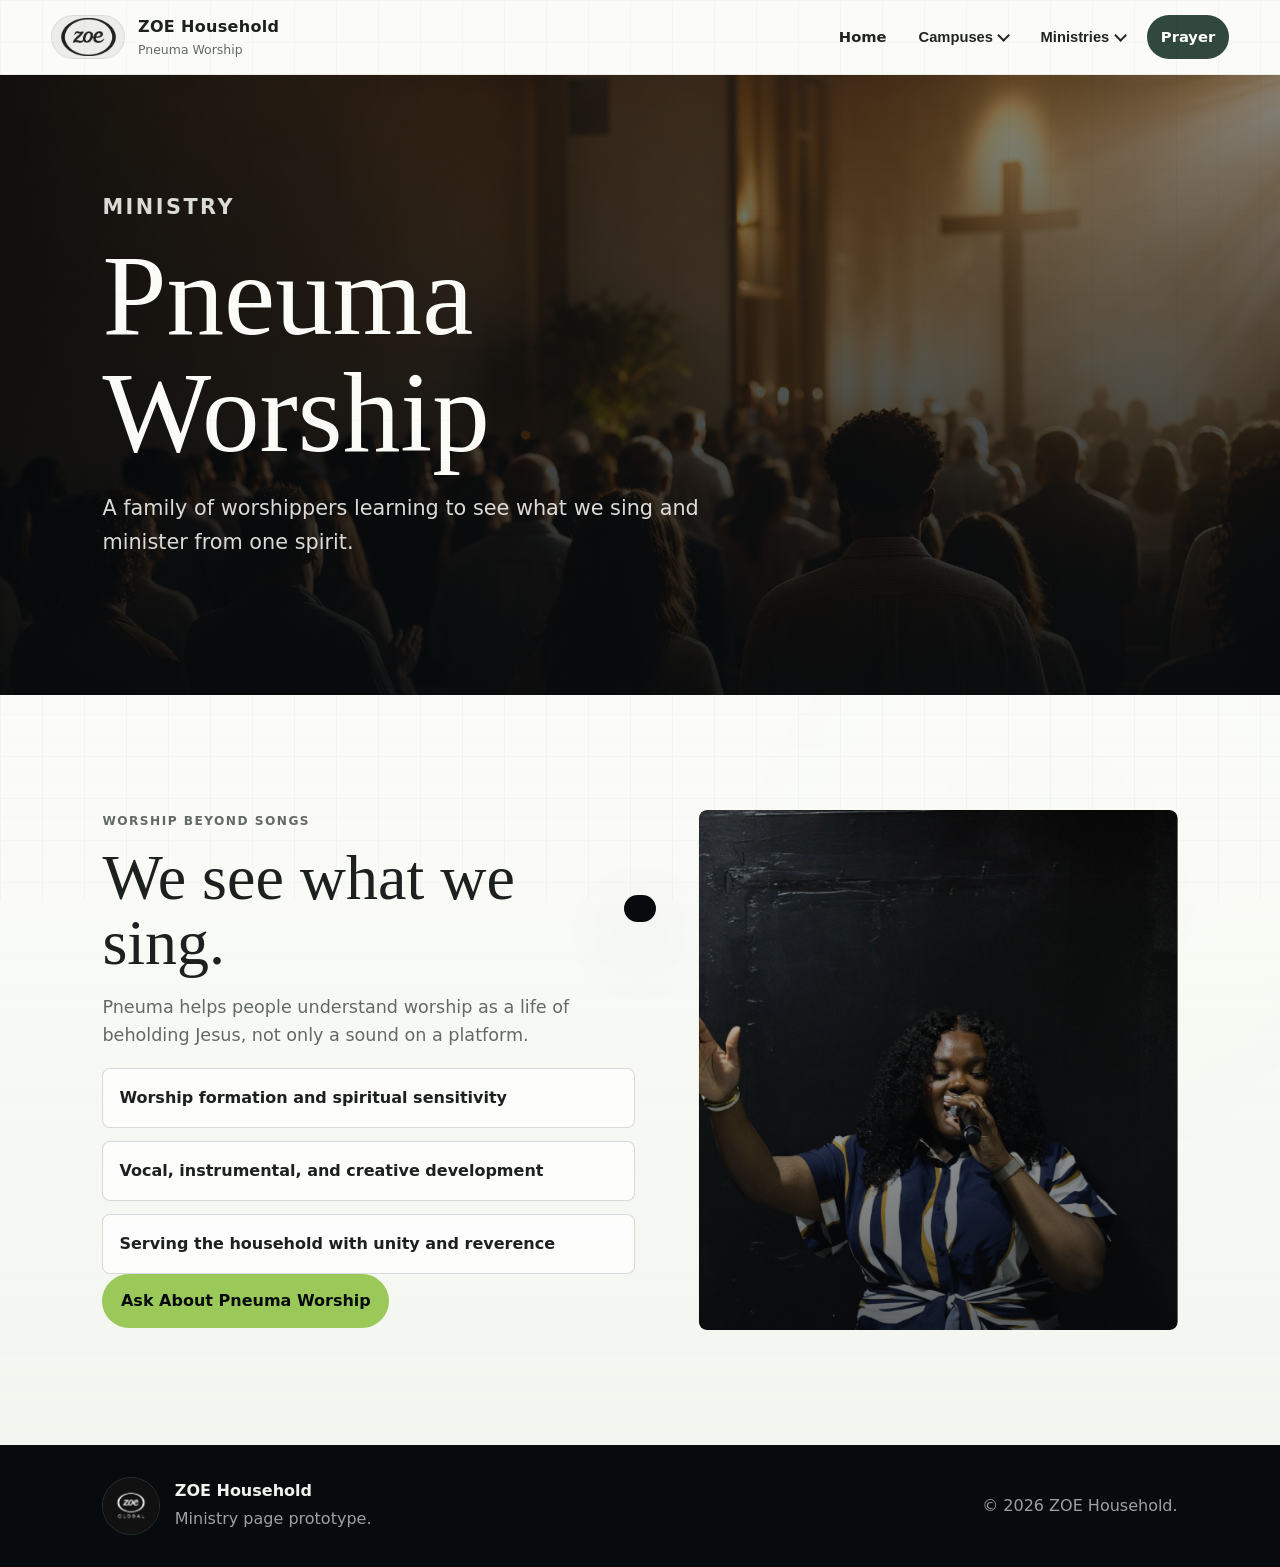
<file: ministry-pneuma.html>
<!doctype html>
<html lang="en">
  <head>
    <meta charset="utf-8">
    <meta name="viewport" content="width=device-width, initial-scale=1">
    <title>Pneuma Worship | ZOE Household</title>
    <meta name="description" content="Learn more about Pneuma Worship at ZOE Household.">
    <link rel="stylesheet" href="styles.css?v=hero-crop-higher-zoom">
  </head>
  <body>
    <a class="skip-link" href="#main">Skip to content</a>
    <header class="site-header" data-header>
      <a class="brand" href="index.html"><span class="brand-mark"><img src="assets/zoe-mark-logo.png" alt=""></span><span><strong>ZOE Household</strong><small>Pneuma Worship</small></span></a>
      <button class="menu-toggle" type="button" aria-expanded="false" aria-controls="site-nav" data-menu-toggle><span></span><span></span><span></span></button>
      <nav class="site-nav" id="site-nav" data-nav>
        <a href="index.html">Home</a>
        <div class="nav-menu">
          <button class="nav-menu-toggle" type="button" aria-expanded="false" data-campus-menu-toggle>Campuses</button>
          <div class="nav-dropdown" aria-label="Campus pages">
            <a href="campus-atl.html?campus=atlanta" data-campus-link="Atlanta"><strong>Atlanta</strong><span>USA</span></a>
            <a href="campus-atl.html?campus=houston" data-campus-link="Houston"><strong>Houston</strong><span>USA</span></a>
            <a href="campus-atl.html?campus=uk" data-campus-link="UK"><strong>UK</strong><span>UK</span></a>
            <a href="campus-atl.html?campus=ikeja" data-campus-link="Ikeja"><strong>Ikeja</strong><span>Nigeria</span></a>
            <a href="campus-atl.html?campus=ipaja" data-campus-link="Ipaja"><strong>Ipaja</strong><span>Nigeria</span></a>
            <a href="campus-atl.html?campus=abeokuta" data-campus-link="Abeokuta"><strong>Abeokuta</strong><span>Nigeria</span></a>
            <a href="campus-atl.html?campus=yaba" data-campus-link="Yaba"><strong>Yaba</strong><span>Nigeria</span></a>
          </div>
        </div>
        <div class="nav-menu"><button class="nav-menu-toggle" type="button" aria-expanded="false" data-nav-menu-toggle>Ministries</button><div class="nav-dropdown" aria-label="Ministry pages"><a href="ministry-pneuma.html" aria-current="page"><strong>Pneuma Worship</strong><span>Worship</span></a><a href="ministry-discipleship.html"><strong>Disciple Program</strong><span>Formation</span></a><a href="ministry-outreach.html"><strong>Outreach & Missions</strong><span>Mission</span></a></div></div><a class="nav-give" href="prayer.html">Prayer</a>
      </nav>
    </header>
    <main id="main">
      <section class="page-hero ministry-detail-hero" style="--ministry-hero-image: url('assets/zoe-worship-leader.jpg')">
        <div class="page-hero-copy reveal">
          <p class="eyebrow">Ministry</p>
          <h1>Pneuma Worship</h1>
          <p>A family of worshippers learning to see what we sing and minister from one spirit.</p>
        </div>
      </section>
      <section class="section split-section ministry-body">
        <div class="section-copy reveal">
          <p class="eyebrow">Worship Beyond Songs</p>
          <h2>We see what we sing.</h2>
          <p>Pneuma helps people understand worship as a life of beholding Jesus, not only a sound on a platform.</p>
          <ul class="ministry-points">
            <li>Worship formation and spiritual sensitivity</li>
            <li>Vocal, instrumental, and creative development</li>
            <li>Serving the household with unity and reverence</li>
          </ul>
          <a class="button button-primary" href="contact.html">Ask About Pneuma Worship</a>
        </div>
        <div class="image-panel ministry-photo-pneuma reveal" role="img" aria-label="ZOE worship moment"></div>
      </section>
    </main>
    <footer class="site-footer"><div class="footer-brand"><img src="assets/zoe-global-logo.jpg" alt="ZOE Global"><div><strong>ZOE Household</strong><p>Ministry page prototype.</p></div></div><p>&copy; <span data-year></span> ZOE Household.</p></footer>
    <div class="toast" data-toast-box role="status" aria-live="polite"></div>
    <script src="assets/gsap.min.js"></script>
    <script src="script.js?v=header-ministries"></script>
  </body>
</html>
</file>
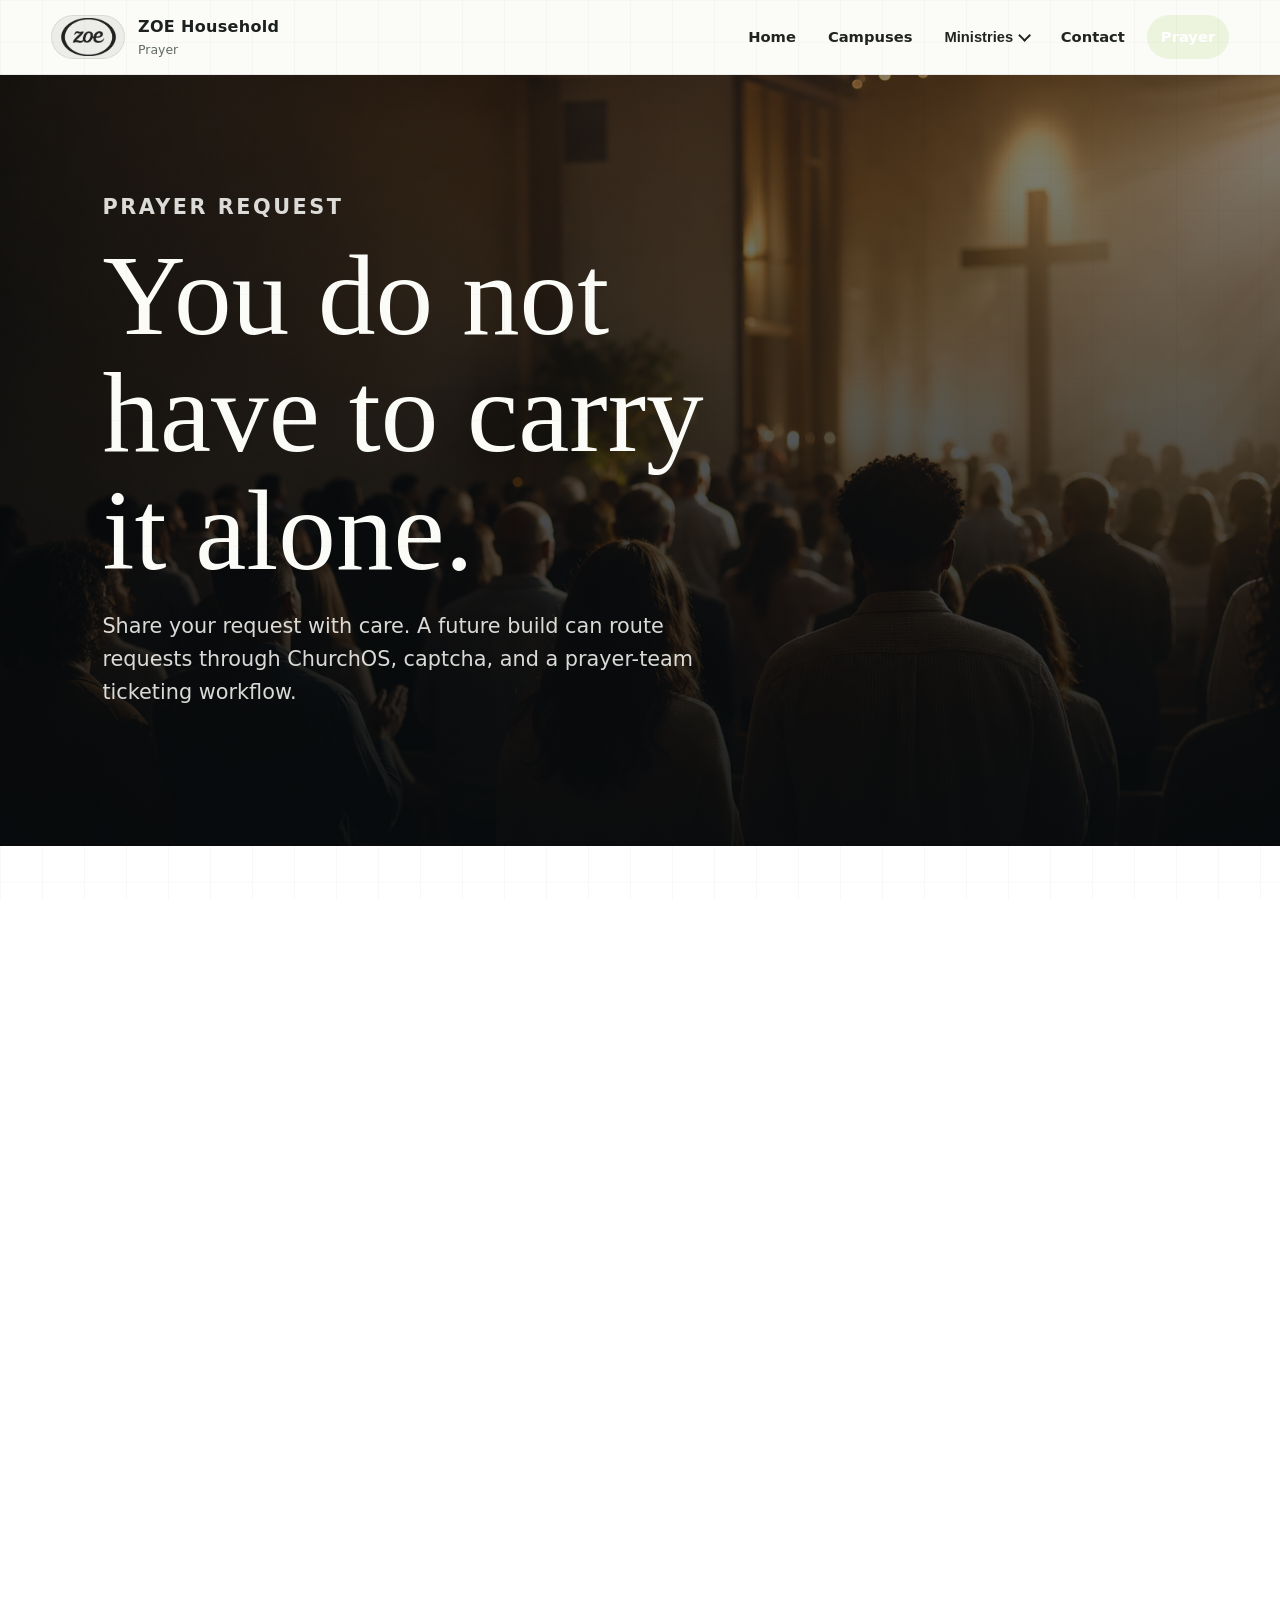
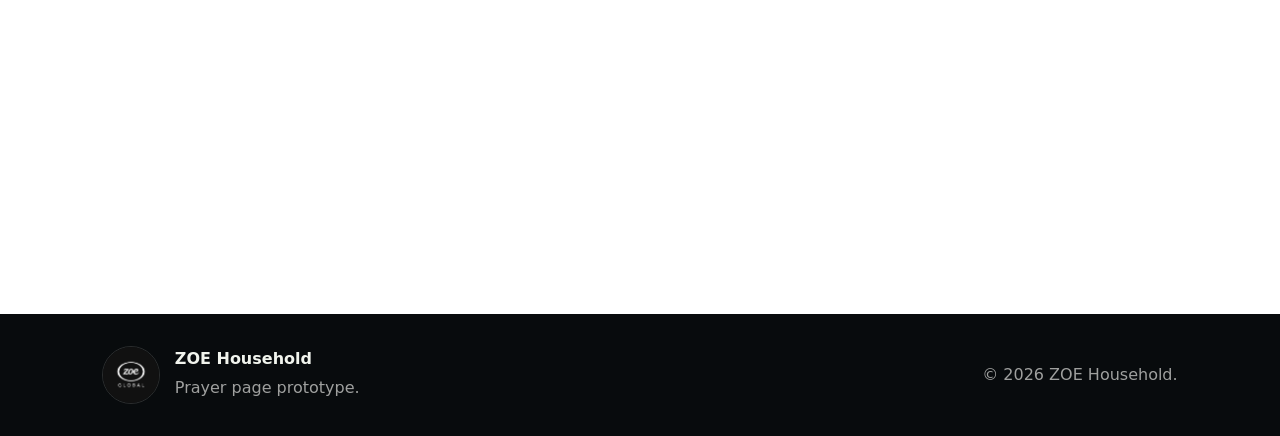
<file: prayer.html>
<!doctype html>
<html lang="en">
  <head>
    <meta charset="utf-8">
    <meta name="viewport" content="width=device-width, initial-scale=1">
    <title>Prayer Request | ZOE Household</title>
    <meta name="description" content="Submit a prayer request to ZOE Household.">
    <link rel="stylesheet" href="styles.css?v=hero-crop-higher-zoom">
  </head>
  <body>
    <a class="skip-link" href="#main">Skip to content</a>
    <header class="site-header" data-header>
      <a class="brand" href="index.html"><span class="brand-mark"><img src="assets/zoe-mark-logo.png" alt=""></span><span><strong>ZOE Household</strong><small>Prayer</small></span></a>
      <button class="menu-toggle" type="button" aria-expanded="false" aria-controls="site-nav" data-menu-toggle><span></span><span></span><span></span></button>
      <nav class="site-nav" id="site-nav" data-nav>
        <a href="index.html">Home</a><a href="zoe-map.html">Campuses</a><div class="nav-menu"><button class="nav-menu-toggle" type="button" aria-expanded="false" data-nav-menu-toggle>Ministries</button><div class="nav-dropdown" aria-label="Ministry pages"><a href="ministry-pneuma.html"><strong>Pneuma Worship</strong><span>Worship</span></a><a href="ministry-discipleship.html"><strong>Disciple Program</strong><span>Formation</span></a><a href="ministry-outreach.html"><strong>Outreach & Missions</strong><span>Mission</span></a></div></div><a href="contact.html">Contact</a><a class="nav-give" href="prayer.html" aria-current="page">Prayer</a>
      </nav>
    </header>
    <main id="main">
      <section class="page-hero prayer-hero">
        <div class="page-hero-copy reveal">
          <p class="eyebrow">Prayer Request</p>
          <h1>You do not have to carry it alone.</h1>
          <p>Share your request with care. A future build can route requests through ChurchOS, captcha, and a prayer-team ticketing workflow.</p>
        </div>
      </section>
      <section class="section split-section">
        <form class="form-card reveal wide-form" data-demo-form>
          <h2>Submit a prayer request</h2>
          <label>Name<input name="name" required placeholder="First and last name"></label>
          <label>Email<input name="email" type="email" required placeholder="you@example.com"></label>
          <label>Campus<select name="campus" required><option value="">Select campus</option><option>Atlanta</option><option>Houston</option><option>UK</option><option>Ikeja</option><option>Ipaja</option><option>Abeokuta</option><option>Yaba</option><option>Online</option></select></label>
          <label>Prayer request<textarea name="request" required maxlength="1500" placeholder="How can we pray with you?"></textarea></label>
          <label class="checkbox"><input type="checkbox" name="followup"> I would like someone to follow up with me.</label>
          <button class="button button-primary" type="submit">Send Prayer Request</button>
          <p class="form-note">Captcha or Cloudflare Turnstile placeholder for the production build.</p>
          <p class="form-status" data-form-status></p>
        </form>
        <div class="resource-panel resource-panel-photo reveal">
          <p class="eyebrow">Prayer Resources</p>
          <h2>Teachings and care can live here.</h2>
          <a href="https://youtube.com/@thezoehouseholdtv5?si=_t1UFKYPPsSxbpCP" target="_blank" rel="noopener">Sermon: Grace for the House</a>
          <a href="https://youtube.com/@thezoehouseholdtv5?si=_t1UFKYPPsSxbpCP" target="_blank" rel="noopener">Teaching: Seeing Him Clearly</a>
          <a href="campus-atl.html?campus=atlanta">Attend Thursday Bible Study at 7:00 PM</a>
        </div>
      </section>
    </main>
    <footer class="site-footer"><div class="footer-brand"><img src="assets/zoe-global-logo.jpg" alt="ZOE Global"><div><strong>ZOE Household</strong><p>Prayer page prototype.</p></div></div><p>&copy; <span data-year></span> ZOE Household.</p></footer>
    <script src="assets/gsap.min.js"></script>
    <script src="script.js?v=header-ministries"></script>
  </body>
</html>
</file>
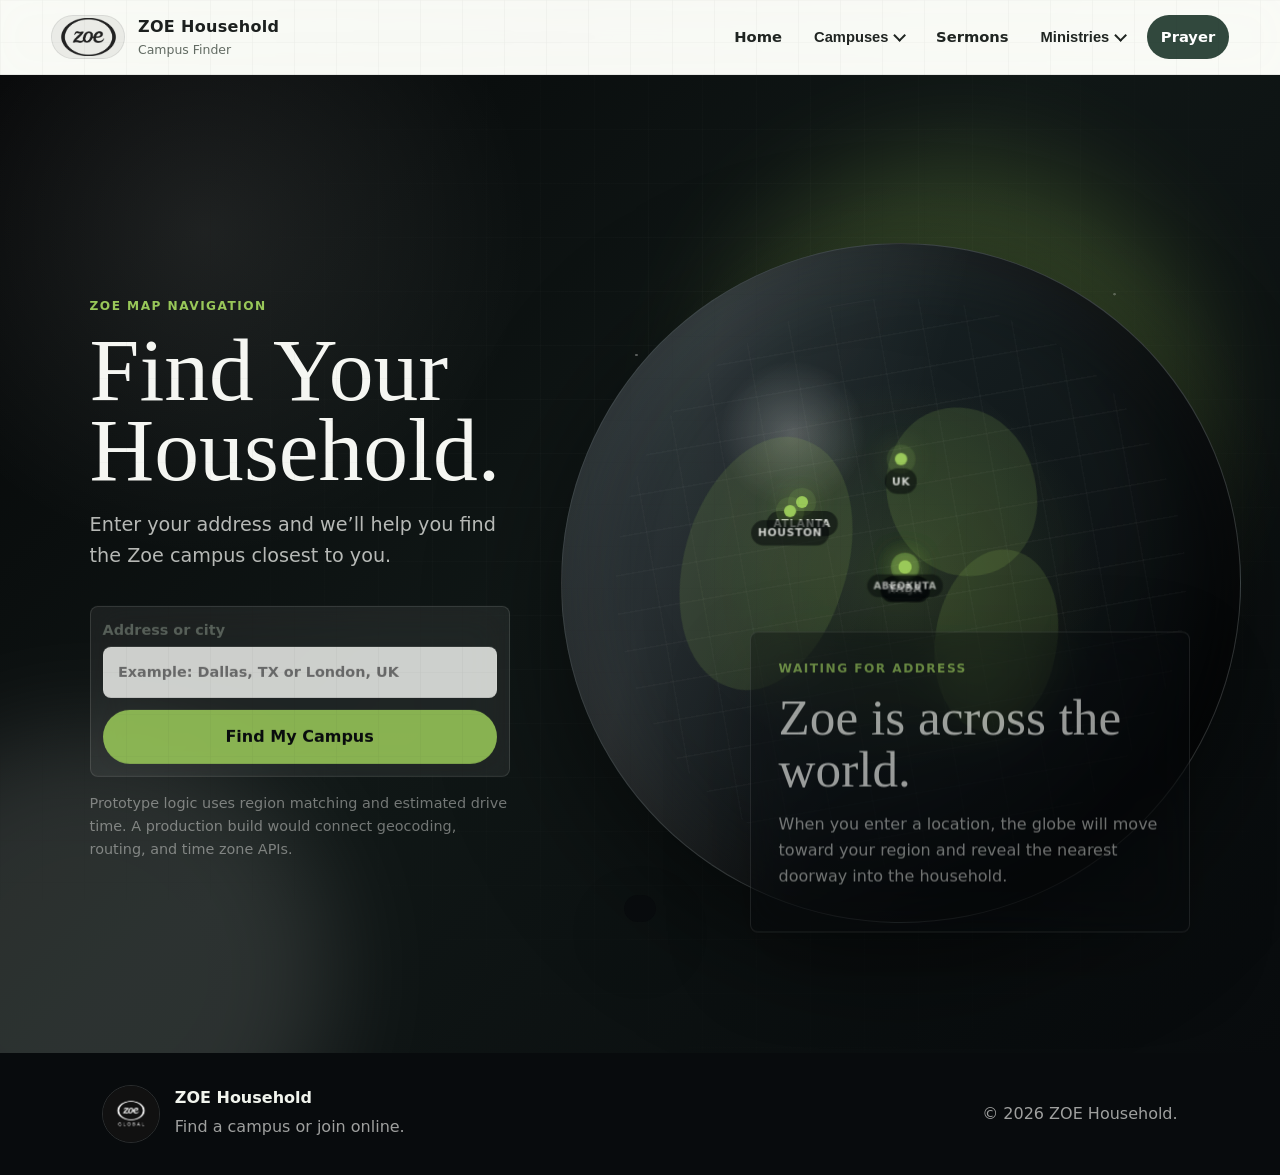
<file: zoe-map.html>
<!doctype html>
<html lang="en">
  <head>
    <meta charset="utf-8">
    <meta name="viewport" content="width=device-width, initial-scale=1">
    <title>Find a Campus | ZOE Household</title>
    <meta name="description" content="Find the closest ZOE Household campus or join the Atlanta campus livestream online.">
    <link rel="stylesheet" href="styles.css?v=hero-crop-higher-zoom">
  </head>
  <body>
    <a class="skip-link" href="#main">Skip to content</a>
    <div class="atmosphere-field" aria-hidden="true">
      <div class="atmosphere-layer atmosphere-back"></div>
      <div class="atmosphere-layer atmosphere-mid"></div>
      <div class="atmosphere-layer atmosphere-front"></div>
    </div>
    <header class="site-header" data-header>
      <a class="brand" href="index.html"><span class="brand-mark"><img src="assets/zoe-mark-logo.png" alt=""></span><span><strong>ZOE Household</strong><small>Campus Finder</small></span></a>
      <button class="menu-toggle" type="button" aria-expanded="false" aria-controls="site-nav" data-menu-toggle><span></span><span></span><span></span></button>
      <nav class="site-nav" id="site-nav" data-nav>
        <a href="index.html">Home</a>
        <div class="nav-menu">
          <button class="nav-menu-toggle" type="button" aria-expanded="false" data-campus-menu-toggle>Campuses</button>
          <div class="nav-dropdown" aria-label="Campus pages">
            <a href="campus-atl.html?campus=atlanta" data-campus-link="Atlanta"><strong>Atlanta</strong><span>USA</span></a>
            <a href="campus-atl.html?campus=houston" data-campus-link="Houston"><strong>Houston</strong><span>USA</span></a>
            <a href="campus-atl.html?campus=uk" data-campus-link="UK"><strong>UK</strong><span>UK</span></a>
            <a href="campus-atl.html?campus=ikeja" data-campus-link="Ikeja"><strong>Ikeja</strong><span>Nigeria</span></a>
            <a href="campus-atl.html?campus=ipaja" data-campus-link="Ipaja"><strong>Ipaja</strong><span>Nigeria</span></a>
            <a href="campus-atl.html?campus=abeokuta" data-campus-link="Abeokuta"><strong>Abeokuta</strong><span>Nigeria</span></a>
            <a href="campus-atl.html?campus=yaba" data-campus-link="Yaba"><strong>Yaba</strong><span>Nigeria</span></a>
          </div>
        </div>
        <a href="https://youtube.com/@thezoehouseholdtv5?si=_t1UFKYPPsSxbpCP" target="_blank" rel="noopener">Sermons</a><div class="nav-menu"><button class="nav-menu-toggle" type="button" aria-expanded="false" data-nav-menu-toggle>Ministries</button><div class="nav-dropdown" aria-label="Ministry pages"><a href="ministry-pneuma.html"><strong>Pneuma Worship</strong><span>Worship</span></a><a href="ministry-discipleship.html"><strong>Disciple Program</strong><span>Formation</span></a><a href="ministry-outreach.html"><strong>Outreach & Missions</strong><span>Mission</span></a></div></div><a class="nav-give" href="prayer.html">Prayer</a>
      </nav>
    </header>
    <main id="main">
      <section class="geo-page" data-geo-page>
        <div class="geo-light geo-light-one" aria-hidden="true"></div>
        <div class="geo-light geo-light-two" aria-hidden="true"></div>
        <div class="geo-copy" data-geo-intro>
          <p class="eyebrow">ZOE Map Navigation</p>
          <h1>Find Your Household.</h1>
          <p>Enter your address and we’ll help you find the Zoe campus closest to you.</p>
          <form class="geo-search" data-campus-finder-form>
            <label>Address or city<input name="address" required placeholder="Example: Dallas, TX or London, UK" data-campus-address></label>
            <button class="button button-primary" type="submit">Find My Campus</button>
          </form>
          <p class="geo-note">Prototype logic uses region matching and estimated drive time. A production build would connect geocoding, routing, and time zone APIs.</p>
        </div>

        <div class="geo-stage" aria-label="Cinematic ZOE global campus finder" data-campus-result>
          <div class="geo-stars" aria-hidden="true"></div>
          <div class="geo-globe-wrap" data-geo-globe-wrap>
            <div class="geo-globe" data-geo-globe>
              <div class="geo-grid" aria-hidden="true"></div>
              <div class="geo-continent continent-americas" aria-hidden="true"></div>
              <div class="geo-continent continent-europe-africa" aria-hidden="true"></div>
              <div class="geo-continent continent-africa" aria-hidden="true"></div>
              <svg class="geo-route" viewBox="0 0 100 100" preserveAspectRatio="none" aria-hidden="true">
                <path data-geo-route d="M 50 50 C 50 50, 50 50, 50 50"></path>
              </svg>
              <span class="geo-user-marker" data-user-marker hidden><i></i><b>You</b></span>
              <span class="geo-marker marker-atlanta" data-campus-marker="atlanta"><i></i><b>Atlanta</b></span>
              <span class="geo-marker marker-houston" data-campus-marker="houston"><i></i><b>Houston</b></span>
              <span class="geo-marker marker-uk" data-campus-marker="uk"><i></i><b>UK</b></span>
              <span class="geo-marker marker-ikeja" data-campus-marker="ikeja"><i></i><b>Ikeja</b></span>
              <span class="geo-marker marker-ipaja" data-campus-marker="ipaja"><i></i><b>Ipaja</b></span>
              <span class="geo-marker marker-yaba" data-campus-marker="yaba"><i></i><b>Yaba</b></span>
              <span class="geo-marker marker-abeokuta" data-campus-marker="abeokuta"><i></i><b>Abeokuta</b></span>
            </div>
          </div>
          <div class="geo-result-panel" aria-live="polite" data-geo-result-panel>
            <p class="eyebrow" data-map-status>Waiting for address</p>
            <h2 data-map-title>Zoe is across the world.</h2>
            <p data-map-copy>When you enter a location, the globe will move toward your region and reveal the nearest doorway into the household.</p>
            <dl class="geo-result-details" data-result-details hidden>
              <div><dt>Address</dt><dd data-result-address></dd></div>
              <div><dt>Drive Time</dt><dd data-result-drive></dd></div>
              <div><dt>Meeting Time</dt><dd data-result-meeting></dd></div>
            </dl>
            <div class="map-result-actions" data-map-actions hidden></div>
          </div>
        </div>

        <div class="online-invite geo-online" data-online-invite hidden>
          <div class="online-graphic" aria-hidden="true"><span></span><span></span><span></span></div>
          <div>
            <p class="eyebrow">Online Visitor</p>
            <h2>No campus is within 3 hours yet, but you can join us online.</h2>
            <p data-livestream-copy>The next Atlanta campus livestream time will appear here in your local time zone.</p>
            <div class="countdown-grid" data-countdown-grid>
              <span><strong data-countdown-days>--</strong><small>Days</small></span>
              <span><strong data-countdown-hours>--</strong><small>Hours</small></span>
              <span><strong data-countdown-minutes>--</strong><small>Minutes</small></span>
            </div>
          </div>
          <form class="reminder-card" data-reminder-form>
            <h3>Get updates</h3>
            <label>Name<input name="name" placeholder="First and last name"></label>
            <label>Email<input name="email" type="email" placeholder="you@example.com"></label>
            <label>Phone optional<input name="phone" inputmode="tel" placeholder="+1 404 000 0000"></label>
            <label class="checkbox"><input type="checkbox" name="consent" required> Send me livestream and campus updates.</label>
            <button class="button button-primary" type="submit">Get Updates</button>
            <p class="form-status" data-reminder-status></p>
          </form>
        </div>
      </section>
    </main>
    <footer class="site-footer"><div class="footer-brand"><img src="assets/zoe-global-logo.jpg" alt="ZOE Global"><div><strong>ZOE Household</strong><p>Find a campus or join online.</p></div></div><p>&copy; <span data-year></span> ZOE Household.</p></footer>
    <div class="toast" data-toast-box role="status" aria-live="polite"></div>
    <script src="assets/gsap.min.js"></script>
    <script src="script.js?v=header-ministries"></script>
  </body>
</html>
</file>
<file: styles.css>
:root {
  --black: #080b0d;
  --charcoal: #111820;
  --ivory: #fbfcf8;
  --cream: #f1f4ed;
  --beige: #dce5d6;
  --gold: #9ac95a;
  --olive: #31483d;
  --burgundy: #0f191b;
  --text: #1c201f;
  --muted: #626b63;
  --line: rgba(28, 32, 31, 0.16);
  --shadow: 0 24px 80px rgba(8, 11, 13, 0.2);
}

* { box-sizing: border-box; }

html {
  scroll-behavior: smooth;
}

body {
  margin: 0;
  color: var(--text);
  background: transparent;
  font-family: Inter, ui-sans-serif, system-ui, -apple-system, BlinkMacSystemFont, "Segoe UI", sans-serif;
  line-height: 1.6;
  overflow-x: hidden;
}

body::before {
  content: "";
  position: fixed;
  inset: 0;
  z-index: 100;
  pointer-events: none;
  opacity: .045;
  background-image:
    linear-gradient(90deg, rgba(8, 11, 13, .7) 1px, transparent 1px),
    linear-gradient(180deg, rgba(8, 11, 13, .5) 1px, transparent 1px);
  background-size: 42px 42px;
  mix-blend-mode: multiply;
}

body.menu-open {
  overflow: hidden;
}

body[data-current-scene="arrival"],
body[data-current-scene="meaning"] {
  --atmosphere-a: rgba(8, 11, 13, .86);
  --atmosphere-b: rgba(154, 201, 90, .18);
  --atmosphere-c: rgba(251, 252, 248, .08);
  --atmosphere-x: 72%;
  --atmosphere-y: 30%;
}

body[data-current-scene="meaning"] {
  --atmosphere-a: rgba(241, 244, 237, .8);
  --atmosphere-b: rgba(154, 201, 90, .2);
  --atmosphere-c: rgba(49, 72, 61, .12);
  --atmosphere-x: 28%;
  --atmosphere-y: 44%;
}

body[data-current-scene="household"] {
  --atmosphere-a: rgba(251, 252, 248, .86);
  --atmosphere-b: rgba(49, 72, 61, .16);
  --atmosphere-c: rgba(154, 201, 90, .14);
  --atmosphere-x: 70%;
  --atmosphere-y: 58%;
}

body[data-current-scene="teaching"] {
  --atmosphere-a: rgba(8, 11, 13, .9);
  --atmosphere-b: rgba(15, 25, 27, .26);
  --atmosphere-c: rgba(154, 201, 90, .18);
  --atmosphere-x: 18%;
  --atmosphere-y: 32%;
}

body[data-current-scene="prayer"] {
  --atmosphere-a: rgba(17, 24, 32, .72);
  --atmosphere-b: rgba(49, 72, 61, .2);
  --atmosphere-c: rgba(251, 252, 248, .11);
  --atmosphere-x: 62%;
  --atmosphere-y: 74%;
}

body[data-current-scene="community"] {
  --atmosphere-a: rgba(251, 252, 248, .86);
  --atmosphere-b: rgba(154, 201, 90, .18);
  --atmosphere-c: rgba(49, 72, 61, .14);
  --atmosphere-x: 34%;
  --atmosphere-y: 62%;
}

body[data-current-scene="impact"],
body[data-current-scene="invitation"],
body[data-current-scene="giving"] {
  --atmosphere-a: rgba(8, 11, 13, .9);
  --atmosphere-b: rgba(154, 201, 90, .2);
  --atmosphere-c: rgba(15, 25, 27, .16);
  --atmosphere-x: 52%;
  --atmosphere-y: 48%;
}

.atmosphere-field {
  position: fixed;
  inset: 0;
  z-index: 0;
  pointer-events: none;
  overflow: hidden;
  background: var(--atmosphere-a, rgba(251, 252, 248, .8));
  transition: background 1.2s ease;
}

.announcement,
.site-header,
main,
.site-footer {
  position: relative;
  z-index: 1;
}

.atmosphere-layer {
  position: absolute;
  inset: -16%;
  transform: translate3d(var(--atmosphere-drift-x, 0px), var(--atmosphere-drift-y, 0px), 0);
  transition: transform 1.1s cubic-bezier(.2, .7, .2, 1), opacity 1.1s ease, background 1.1s ease;
}

.atmosphere-back {
  opacity: .82;
  background:
    radial-gradient(circle at var(--atmosphere-x, 70%) var(--atmosphere-y, 40%), var(--atmosphere-b, rgba(154, 201, 90, .16)), transparent 30%),
    linear-gradient(120deg, transparent, var(--atmosphere-c, rgba(251, 252, 248, .1)), transparent 72%);
  filter: blur(2px);
}

.atmosphere-mid {
  opacity: .34;
  background:
    linear-gradient(105deg, transparent 16%, rgba(251, 252, 248, .15), transparent 48%),
    linear-gradient(78deg, transparent 24%, rgba(8, 11, 13, .14), transparent 62%);
  mix-blend-mode: screen;
}

.atmosphere-front {
  opacity: .18;
  background-image:
    linear-gradient(90deg, rgba(251, 252, 248, .28) 1px, transparent 1px),
    linear-gradient(180deg, rgba(8, 11, 13, .18) 1px, transparent 1px);
  background-size: 96px 96px;
  mask-image: radial-gradient(circle at center, #000, transparent 70%);
}

.scene-rail {
  position: fixed;
  right: clamp(.7rem, 1.8vw, 1.25rem);
  top: 50%;
  z-index: 9;
  display: grid;
  gap: .55rem;
  transform: translateY(-50%);
  pointer-events: none;
}

.scene-rail span {
  min-width: 74px;
  padding: .3rem .5rem;
  border-right: 2px solid rgba(154, 201, 90, .28);
  color: rgba(251, 252, 248, .62);
  background: linear-gradient(90deg, transparent, rgba(8, 11, 13, .24));
  font-size: .66rem;
  font-weight: 900;
  letter-spacing: .08em;
  text-align: right;
  text-transform: uppercase;
  opacity: .45;
  transform: translateX(10px);
  transition: opacity .45s ease, transform .45s ease, border-color .45s ease, color .45s ease;
}

.scene-rail span.is-active {
  opacity: 1;
  transform: translateX(0);
  border-color: var(--gold);
  color: var(--ivory);
}

img, svg { max-width: 100%; }

a { color: inherit; }

.skip-link {
  position: absolute;
  left: 1rem;
  top: -4rem;
  z-index: 20;
  padding: .75rem 1rem;
  background: var(--gold);
  color: var(--black);
  border-radius: 999px;
}

.skip-link:focus { top: 1rem; }

.announcement {
  background: var(--charcoal);
  color: var(--cream);
  text-align: center;
  font-size: .88rem;
  padding: .55rem 1rem;
}

.site-header {
  position: sticky;
  top: 0;
  z-index: 10;
  display: flex;
  align-items: center;
  justify-content: space-between;
  gap: 1.5rem;
  padding: .9rem clamp(1rem, 4vw, 4rem);
  background: rgba(251, 252, 248, 0.9);
  border-bottom: 1px solid rgba(28, 32, 31, 0.08);
  backdrop-filter: blur(18px);
  transition: background .35s ease, box-shadow .35s ease, padding .35s ease;
}

.site-header.is-scrolled {
  background: rgba(251, 252, 248, 0.96);
  box-shadow: 0 12px 38px rgba(8, 11, 13, .08);
}

.brand {
  display: inline-flex;
  align-items: center;
  gap: .8rem;
  text-decoration: none;
  min-width: max-content;
}

.brand-mark {
  display: grid;
  place-items: center;
  width: 74px;
  height: 44px;
  border-radius: 999px;
  background: rgba(8, 11, 13, .06);
  border: 1px solid rgba(8, 11, 13, .08);
  overflow: visible;
}

.brand-mark img {
  display: block;
  width: 64px;
  max-width: 82%;
  height: auto;
  filter: contrast(1.08);
}

.brand strong, .brand small { display: block; }
.brand strong { letter-spacing: .02em; }
.brand small { color: var(--muted); font-size: .78rem; }

.site-nav {
  display: flex;
  align-items: center;
  gap: .3rem;
}

.site-nav a,
.nav-menu-toggle {
  min-height: 44px;
  display: inline-flex;
  align-items: center;
  padding: .65rem .85rem;
  color: #202522;
  text-decoration: none;
  border-radius: 999px;
  font-weight: 650;
  font-size: .92rem;
}

.nav-menu-toggle {
  gap: .4rem;
  border: 0;
  background: transparent;
  cursor: pointer;
}

.nav-menu-toggle::after {
  content: "";
  width: .45rem;
  height: .45rem;
  border-right: 2px solid currentColor;
  border-bottom: 2px solid currentColor;
  transform: translateY(-2px) rotate(45deg);
  transition: transform .22s ease;
}

.site-nav a:hover,
.site-nav a:focus-visible,
.site-nav a[aria-current="page"],
.nav-menu:hover .nav-menu-toggle,
.nav-menu:focus-within .nav-menu-toggle,
.nav-menu.is-open .nav-menu-toggle {
  background: rgba(154, 201, 90, 0.16);
  outline: none;
}

.nav-menu {
  position: relative;
}

.nav-menu.is-open .nav-menu-toggle::after,
.nav-menu:hover .nav-menu-toggle::after,
.nav-menu:focus-within .nav-menu-toggle::after {
  transform: translateY(1px) rotate(225deg);
}

.nav-dropdown {
  position: absolute;
  top: calc(100% + .55rem);
  left: 50%;
  z-index: 30;
  display: grid;
  min-width: 245px;
  padding: .55rem;
  border: 1px solid rgba(154, 201, 90, .24);
  border-radius: 8px;
  background: rgba(251, 252, 248, .98);
  box-shadow: 0 26px 70px rgba(8, 11, 13, .16);
  opacity: 0;
  transform: translateX(-50%) translateY(-8px) scale(.98);
  pointer-events: none;
  transition: opacity .22s ease, transform .22s ease;
}

.nav-menu:hover .nav-dropdown,
.nav-menu:focus-within .nav-dropdown,
.nav-menu.is-open .nav-dropdown {
  opacity: 1;
  transform: translateX(-50%) translateY(0) scale(1);
  pointer-events: auto;
}

.nav-dropdown a {
  display: grid;
  min-height: auto;
  gap: .12rem;
  padding: .72rem .8rem;
  border-radius: 8px;
}

.nav-dropdown a strong,
.nav-dropdown a span {
  display: block;
}

.nav-dropdown a strong {
  font-family: Georgia, "Times New Roman", serif;
  font-size: 1.05rem;
  line-height: 1;
}

.nav-dropdown a span {
  color: var(--muted);
  font-size: .76rem;
  font-weight: 800;
}

.site-nav .nav-give {
  background: var(--olive);
  color: white;
  margin-left: .25rem;
}

.site-nav .nav-give:hover, .site-nav .nav-give:focus-visible {
  background: #24352f;
}

.menu-toggle {
  display: none;
  width: 46px;
  height: 46px;
  border: 1px solid var(--line);
  border-radius: 50%;
  background: white;
  align-items: center;
  justify-content: center;
  flex-direction: column;
  gap: 5px;
}

.menu-toggle span {
  width: 20px;
  height: 2px;
  background: var(--black);
}

.hero {
  position: relative;
  min-height: calc(100svh - 120px);
  display: grid;
  align-items: center;
  overflow: hidden;
  color: var(--ivory);
  isolation: isolate;
  mask-image: linear-gradient(180deg, #000 0 86%, transparent 100%);
}

.hero::after {
  content: "";
  position: absolute;
  inset: 0;
  z-index: 1;
  pointer-events: none;
  opacity: .16;
  background-image:
    radial-gradient(circle at 22% 28%, rgba(251, 252, 248, .34), transparent 17%),
    linear-gradient(115deg, transparent 20%, rgba(251, 252, 248, .08) 44%, transparent 62%);
  mix-blend-mode: screen;
  animation: lightSweep 13s ease-in-out infinite alternate;
}

.hero-media, .image-panel, .page-hero::before {
  background-image: var(--campus-hero-image, url("assets/zoe-hero.png"));
  background-size: cover;
  background-position: center 22%;
}

.hero-media,
.hero-video {
  position: absolute;
  inset: 0;
}

.hero-media {
  transform: scale(1.05);
  animation: slowPan 22s ease-in-out infinite alternate;
}

.hero-video {
  width: 100%;
  height: 100%;
  object-fit: cover;
  object-position: center 38%;
  background: var(--black) url("assets/zoe-welcome-team.jpg") center 22%/cover;
  transform: scale(1.04);
  animation: heroBreath 32s ease-in-out infinite alternate;
}

.hero-overlay {
  position: absolute;
  inset: 0;
  z-index: 1;
  background:
    linear-gradient(90deg, rgba(8, 11, 13, .9), rgba(8, 11, 13, .55) 43%, rgba(8, 11, 13, .2)),
    radial-gradient(circle at 70% 35%, rgba(154, 201, 90, .28), transparent 36%);
  animation: glowDrift 16s ease-in-out infinite alternate;
}

.hero-content {
  position: relative;
  z-index: 2;
  max-width: 860px;
  padding: clamp(4rem, 9vw, 9rem) clamp(1rem, 8vw, 7rem);
}

.definition-hero {
  max-width: 780px;
}

.word-origin {
  display: inline-flex;
  min-height: 34px;
  align-items: center;
  padding: .25rem .65rem;
  margin-bottom: .8rem;
  border: 1px solid rgba(251, 252, 248, .24);
  border-radius: 999px;
  background: rgba(251, 252, 248, .1);
  color: rgba(251, 252, 248, .82);
  font-weight: 800;
  animation: fadeLift .8s ease .1s both;
}

.pronunciation {
  margin: 0;
  color: var(--gold);
  font-family: Georgia, "Times New Roman", serif;
  font-size: clamp(1.3rem, 3vw, 2.2rem);
}

.pronunciation-row {
  display: flex;
  flex-wrap: wrap;
  align-items: center;
  gap: .75rem;
  margin-top: .2rem;
}

.sound-toggle {
  display: inline-grid;
  place-items: center;
  width: 46px;
  height: 46px;
  border: 1px solid rgba(251, 252, 248, .3);
  border-radius: 50%;
  padding: 0;
  background: rgba(251, 252, 248, .1);
  color: var(--ivory);
  font: inherit;
  backdrop-filter: blur(12px);
  cursor: pointer;
  transition: background .24s ease, border-color .24s ease, transform .24s ease;
}

.sound-toggle:hover,
.sound-toggle:focus-visible {
  transform: translateY(-1px);
  outline: 3px solid rgba(154, 201, 90, .38);
  outline-offset: 2px;
  border-color: rgba(154, 201, 90, .52);
  background: rgba(251, 252, 248, .16);
}

.sound-toggle.is-sound-on {
  border-color: rgba(154, 201, 90, .62);
  background: rgba(154, 201, 90, .18);
  color: var(--ivory);
}

.speaker-icon {
  width: 1.75rem;
  height: 1.75rem;
  fill: none;
  stroke: currentColor;
  stroke-linecap: round;
  stroke-linejoin: round;
  stroke-width: 2;
}

.sound-toggle:not(.is-sound-on) .speaker-wave {
  opacity: 0;
}

.sound-toggle.is-sound-on .speaker-wave-outer {
  animation: soundWave 1.7s ease-in-out infinite;
}

.speaker-slash {
  opacity: 1;
  transition: opacity .2s ease;
}

.sound-toggle.is-sound-on .speaker-slash {
  opacity: 0;
}

.sr-only {
  position: absolute;
  width: 1px;
  height: 1px;
  padding: 0;
  margin: -1px;
  overflow: hidden;
  clip: rect(0, 0, 0, 0);
  white-space: nowrap;
  border: 0;
}

.definition-line {
  max-width: 680px;
  margin: .75rem 0 0;
  color: rgba(251, 252, 248, .92);
  font-size: clamp(1.16rem, 2.3vw, 1.55rem);
  font-weight: 650;
}

.eyebrow {
  margin: 0 0 .8rem;
  color: var(--gold);
  font-weight: 800;
  letter-spacing: .12em;
  text-transform: uppercase;
  font-size: .76rem;
}

h1, h2, h3 {
  margin: 0;
  line-height: 1.02;
  font-family: Georgia, "Times New Roman", serif;
  font-weight: 500;
}

h1 {
  font-size: clamp(3.1rem, 9vw, 7.4rem);
  max-width: 11ch;
}

.hero h1 {
  animation: fadeLift .95s ease .22s both;
}

h2 {
  font-size: clamp(2rem, 5vw, 4.5rem);
}

h3 {
  font-size: clamp(1.25rem, 2vw, 1.8rem);
}

.hero-copy, .page-hero-copy p {
  max-width: 620px;
  font-size: clamp(1.05rem, 2vw, 1.3rem);
  color: rgba(251, 252, 248, .86);
}

.hero-copy,
.hero-actions,
.service-card {
  animation: fadeLift .9s ease both;
}

.hero-copy { animation-delay: .38s; }
.hero-actions { animation-delay: .52s; }
.service-card { animation-delay: .66s; }

.hero-actions, .card-row {
  display: flex;
  flex-wrap: wrap;
  gap: .85rem;
  align-items: center;
}

.hero-actions {
  margin-top: clamp(1.55rem, 3.2vw, 2.6rem);
}

.button {
  display: inline-flex;
  align-items: center;
  justify-content: center;
  min-height: 46px;
  padding: .82rem 1.1rem;
  border: 1px solid transparent;
  border-radius: 999px;
  font: inherit;
  font-weight: 800;
  text-decoration: none;
  cursor: pointer;
  transition: transform .22s ease, background .22s ease, border .22s ease, box-shadow .22s ease;
}

.button:hover, .button:focus-visible {
  transform: translateY(-2px);
  outline: 3px solid rgba(154, 201, 90, .35);
  outline-offset: 2px;
  box-shadow: 0 14px 28px rgba(8, 11, 13, .16);
}

.button-primary {
  background: var(--gold);
  color: var(--black);
}

.button-secondary {
  border-color: rgba(251, 252, 248, .42);
  color: var(--ivory);
  background: rgba(251, 252, 248, .08);
}

.button-light {
  background: var(--ivory);
  color: var(--black);
}

.button-quiet {
  background: rgba(154, 201, 90, .14);
  color: var(--text);
  border-color: var(--line);
}

.youtube-link {
  gap: .55rem;
}

.youtube-icon {
  position: relative;
  display: inline-grid;
  place-items: center;
  width: 2rem;
  height: 1.35rem;
  border-radius: .45rem;
  background: #ff0033;
  box-shadow: 0 8px 22px rgba(255, 0, 51, .2);
}

.youtube-icon::after {
  content: "";
  margin-left: .12rem;
  border-left: .46rem solid #fff;
  border-block: .29rem solid transparent;
}

.service-card {
  display: grid;
  grid-template-columns: repeat(2, minmax(0, 1fr));
  gap: .75rem;
  margin-top: 1.4rem;
  max-width: 660px;
}

.meeting-card {
  display: grid;
  gap: .1rem;
  min-height: 112px;
  padding: 1rem 1.1rem;
  background: rgba(251, 252, 248, .11);
  border: 1px solid rgba(251, 252, 248, .24);
  border-radius: 8px;
  backdrop-filter: blur(10px);
}

.meeting-card span {
  color: rgba(251, 252, 248, .7);
  font-size: .84rem;
  font-weight: 800;
}

.meeting-card strong {
  color: var(--ivory);
  font-size: 1.22rem;
}

.meeting-card small {
  color: rgba(251, 252, 248, .72);
  font-size: .88rem;
}

.definition-band {
  display: flex;
  align-items: center;
  justify-content: center;
  gap: clamp(1.25rem, 4vw, 3rem);
  padding: clamp(2rem, 5vw, 4rem) clamp(1rem, 8vw, 7rem);
  background: var(--cream);
  border-block: 1px solid var(--line);
  position: relative;
  overflow: hidden;
  transform: translateY(-24px);
  margin-bottom: -24px;
}

.definition-band > div {
  position: relative;
  z-index: 1;
  width: auto;
}

.global-logo-mark {
  position: relative;
  z-index: 1;
  width: clamp(92px, 13vw, 168px);
  aspect-ratio: 1;
  object-fit: cover;
  border-radius: 50%;
  box-shadow: 0 28px 70px rgba(8, 11, 13, .16);
}

.definition-band::after {
  content: "";
  position: absolute;
  inset: 0;
  pointer-events: none;
  background: linear-gradient(110deg, transparent 15%, rgba(255, 255, 255, .36) 42%, transparent 70%);
  transform: translateX(-120%);
  animation: bandSheen 9s ease-in-out infinite;
}

.definition-band h2 {
  font-size: clamp(1.8rem, 4vw, 3.6rem);
}

.audio-chip {
  min-height: 44px;
  border: 1px solid rgba(49, 72, 61, .28);
  border-radius: 999px;
  background: white;
  color: var(--olive);
  padding: .75rem 1rem;
  font-weight: 800;
  cursor: pointer;
}

.section {
  padding: clamp(4rem, 9vw, 8rem) clamp(1rem, 8vw, 7rem);
}

.scene-section {
  position: relative;
  isolation: isolate;
  overflow: hidden;
  margin-top: -1px;
}

.scene-section::before,
.scene-section::after {
  content: "";
  position: absolute;
  left: 0;
  right: 0;
  z-index: 0;
  pointer-events: none;
}

.scene-section > * {
  position: relative;
  z-index: 1;
}

.scene-section::before {
  top: -72px;
  height: clamp(140px, 18vw, 260px);
  background: linear-gradient(180deg, var(--previous-scene, rgba(251, 252, 248, .72)), transparent);
  mask-image: linear-gradient(180deg, #000, transparent);
}

.scene-section::after {
  bottom: -72px;
  height: clamp(160px, 22vw, 340px);
  opacity: .72;
  background:
    radial-gradient(circle at var(--scene-glow-x, 82%) var(--scene-glow-y, 72%), var(--scene-glow, rgba(154, 201, 90, .18)), transparent 34%),
    linear-gradient(180deg, transparent, var(--next-scene, rgba(241, 244, 237, .72)));
  transform: translate3d(0, calc(var(--depth-y, 0px) * .35), 0);
}

.scene-section .section-heading,
.scene-section .section-copy {
  transform: translate3d(0, calc(var(--depth-y, 0px) * -.18), 0);
}

.scene-bridge {
  margin-top: -1px;
  clip-path: polygon(0 0, 100% 0, 100% calc(100% - 28px), 0 100%);
}

.scene-family {
  --previous-scene: rgba(241, 244, 237, .9);
  --next-scene: rgba(251, 252, 248, .94);
  --scene-glow: rgba(49, 72, 61, .16);
  --scene-glow-x: 72%;
  --scene-glow-y: 36%;
}

.household-hall {
  min-height: 920px;
  display: grid;
  align-items: center;
  gap: clamp(2rem, 5vw, 4rem);
  background:
    linear-gradient(90deg, rgba(8, 11, 13, .86), rgba(17, 24, 32, .28) 46%, rgba(8, 11, 13, .82)),
    radial-gradient(circle at 50% 18%, rgba(154, 201, 90, .24), transparent 34%),
    linear-gradient(180deg, rgba(241, 244, 237, .56), rgba(251, 252, 248, .86));
  color: var(--ivory);
  perspective: 1200px;
}

.household-hall::before {
  height: clamp(220px, 28vw, 420px);
  background:
    linear-gradient(180deg, rgba(241, 244, 237, .92), transparent),
    repeating-linear-gradient(90deg, transparent 0 9%, rgba(251, 252, 248, .08) 9% 10%);
}

.household-hall::after {
  height: clamp(240px, 30vw, 460px);
  background:
    linear-gradient(180deg, transparent 10%, rgba(8, 11, 13, .56) 62%, rgba(8, 11, 13, .96)),
    radial-gradient(ellipse at 50% 100%, rgba(154, 201, 90, .28), transparent 46%);
}

.hall-copy {
  max-width: 760px;
  margin-inline: auto;
  text-align: center;
}

.hall-copy h2 {
  color: var(--ivory);
}

.hall-copy p:not(.eyebrow) {
  color: rgba(251, 252, 248, .76);
  font-size: 1.08rem;
}

.campus-doorways {
  position: relative;
  display: grid;
  grid-template-columns: repeat(7, minmax(112px, 1fr));
  gap: clamp(.75rem, 2vw, 1.25rem);
  max-width: 1340px;
  width: 100%;
  margin-inline: auto;
  padding: clamp(2rem, 5vw, 4rem);
  transform: rotateX(5deg) translate3d(0, var(--depth-y, 0px), 0);
  transform-style: preserve-3d;
}

.campus-doorways::before {
  content: "";
  position: absolute;
  inset: 7% 0 -8%;
  z-index: -1;
  background:
    linear-gradient(90deg, rgba(251, 252, 248, .08), transparent 18% 82%, rgba(251, 252, 248, .08)),
    repeating-linear-gradient(90deg, rgba(251, 252, 248, .09) 0 1px, transparent 1px 24%);
  clip-path: polygon(10% 0, 90% 0, 100% 100%, 0 100%);
  opacity: .72;
}

.campus-doorways::after {
  content: "";
  position: absolute;
  left: 12%;
  right: 12%;
  bottom: 0;
  height: 32%;
  z-index: -1;
  background: radial-gradient(ellipse at center, rgba(154, 201, 90, .2), transparent 68%);
  transform: rotateX(76deg);
  transform-origin: bottom;
}

.doorway {
  min-height: clamp(270px, 32vw, 430px);
  position: relative;
  display: flex;
  flex-direction: column;
  justify-content: flex-end;
  gap: .35rem;
  padding: 1rem;
  color: var(--ivory);
  text-decoration: none;
  overflow: hidden;
  border: 1px solid rgba(251, 252, 248, .26);
  border-radius: 999px 999px 8px 8px;
  background:
    linear-gradient(180deg, rgba(251, 252, 248, .08), rgba(8, 11, 13, .6)),
    radial-gradient(circle at 50% 18%, rgba(154, 201, 90, .25), transparent 34%),
    rgba(8, 11, 13, .34);
  box-shadow: inset 0 0 0 1px rgba(251, 252, 248, .06), 0 34px 80px rgba(0, 0, 0, .26);
  clip-path: inset(16% 0 0 round 999px 999px 8px 8px);
  transform: translateY(28px) scale(.96);
  transition: transform .9s cubic-bezier(.2, .7, .2, 1), clip-path 1.1s cubic-bezier(.2, .7, .2, 1), box-shadow .35s ease, border-color .35s ease;
}

.campus-doorways.is-visible .doorway {
  clip-path: inset(0 0 0 0 round 999px 999px 8px 8px);
  transform: translateY(0) scale(1);
}

.campus-doorways.is-visible .doorway:nth-child(2) { transition-delay: .08s; }
.campus-doorways.is-visible .doorway:nth-child(3) { transition-delay: .16s; }
.campus-doorways.is-visible .doorway:nth-child(4) { transition-delay: .24s; }
.campus-doorways.is-visible .doorway:nth-child(5) { transition-delay: .32s; }
.campus-doorways.is-visible .doorway:nth-child(6) { transition-delay: .4s; }
.campus-doorways.is-visible .doorway:nth-child(7) { transition-delay: .48s; }

.doorway::before {
  content: "";
  position: absolute;
  inset: 10px;
  border: 1px solid rgba(251, 252, 248, .18);
  border-radius: inherit;
  background:
    linear-gradient(180deg, rgba(251, 252, 248, .08), transparent 48%, rgba(8, 11, 13, .34)),
    var(--door-image, linear-gradient(180deg, rgba(154, 201, 90, .14), rgba(49, 72, 61, .18)));
  background-size: cover;
  background-position: center;
  filter: saturate(.92) contrast(1.02);
  transform: scale(1.03);
  transition: transform 1.2s ease, filter .5s ease;
}

.doorway::after {
  content: "";
  position: absolute;
  inset: auto 16% 0;
  height: 42%;
  background: linear-gradient(180deg, transparent, rgba(8, 11, 13, .86));
}

.doorway span,
.doorway small {
  position: relative;
  z-index: 1;
}

.doorway span {
  font-family: Georgia, "Times New Roman", serif;
  font-size: clamp(1.2rem, 1.8vw, 2.25rem);
  line-height: 1;
  white-space: nowrap;
}

.doorway small {
  color: rgba(251, 252, 248, .72);
  font-weight: 800;
  line-height: 1.25;
}

.doorway:hover,
.doorway:focus-visible {
  transform: translateY(-10px) scale(1.02);
  border-color: rgba(154, 201, 90, .72);
  box-shadow: inset 0 0 0 1px rgba(251, 252, 248, .08), 0 44px 110px rgba(0, 0, 0, .36);
  outline: none;
}

.doorway:hover::before,
.doorway:focus-visible::before {
  transform: scale(1.09);
  filter: saturate(1.08) contrast(1.06);
}

body.portal-active {
  overflow: hidden;
  cursor: progress;
}

.household-hall.portal-departing .hall-copy {
  opacity: .38;
  filter: blur(3px);
  transform: translateY(-18px) scale(.98);
  transition: opacity .55s ease, filter .55s ease, transform .75s cubic-bezier(.2, .7, .2, 1);
}

.household-hall.portal-departing .doorway:not(.is-selected) {
  opacity: .18;
  filter: blur(5px) saturate(.75);
  transform: translate3d(var(--portal-recede-x, 0), 22px, -140px) rotateY(var(--portal-recede-tilt, 0deg)) scale(.72);
  transition: opacity .65s ease, filter .65s ease, transform 1.15s cubic-bezier(.16, .84, .22, 1);
}

.household-hall.portal-departing .doorway:nth-child(odd):not(.is-selected) {
  --portal-recede-x: -52px;
  --portal-recede-tilt: 9deg;
}

.household-hall.portal-departing .doorway:nth-child(even):not(.is-selected) {
  --portal-recede-x: 52px;
  --portal-recede-tilt: -9deg;
}

.doorway.is-selected {
  z-index: 4;
  border-color: rgba(251, 252, 248, .82);
  box-shadow:
    inset 0 0 0 1px rgba(251, 252, 248, .26),
    0 0 90px rgba(154, 201, 90, .34),
    0 54px 140px rgba(0, 0, 0, .5);
  transform: translateY(-22px) scale(1.07);
}

.doorway.is-selected::before {
  filter: saturate(1.12) contrast(1.08) brightness(1.08);
  transform: scale(1.16);
}

.portal-stage {
  --portal-duration: 2000ms;
  --portal-left: 50vw;
  --portal-top: 50vh;
  --portal-width: 24vw;
  --portal-height: 58vh;
  --portal-image: linear-gradient(180deg, rgba(154, 201, 90, .16), rgba(8, 11, 13, .34)), url("assets/zoe-welcome-team.jpg");
  position: fixed;
  inset: 0;
  z-index: 1200;
  overflow: hidden;
  pointer-events: none;
  perspective: 1600px;
  color: var(--ivory);
  opacity: 0;
  background: rgba(8, 11, 13, .2);
  transform-style: preserve-3d;
  will-change: opacity, transform;
}

.portal-stage::before,
.portal-stage::after {
  content: "";
  position: absolute;
  inset: -14%;
  opacity: 0;
  transform-origin: center;
  pointer-events: none;
}

.portal-stage::before {
  background:
    radial-gradient(ellipse at 50% 46%, transparent 0 16%, rgba(8, 11, 13, .2) 36%, rgba(8, 11, 13, .94) 82%),
    linear-gradient(90deg, rgba(8, 11, 13, .95), transparent 22% 78%, rgba(8, 11, 13, .95));
}

.portal-stage::after {
  background:
    radial-gradient(ellipse at 50% 50%, rgba(251, 252, 248, .14), transparent 22%),
    repeating-radial-gradient(ellipse at 50% 50%, rgba(251, 252, 248, .08) 0 1px, transparent 1px 56px);
  mix-blend-mode: screen;
}

.portal-stage::before,
.portal-stage::after {
  will-change: transform, opacity;
}

.portal-background,
.portal-destination,
.portal-atmosphere,
.portal-depth,
.portal-light,
.portal-midground,
.portal-foreground,
.portal-threshold {
  position: absolute;
  inset: -10%;
  transform-origin: center;
  transform-style: preserve-3d;
  will-change: transform, opacity;
}

.portal-background {
  background:
    radial-gradient(circle at 50% 44%, rgba(251, 252, 248, .11), transparent 20%),
    linear-gradient(180deg, rgba(8, 11, 13, .42), rgba(8, 11, 13, .94));
  opacity: 0;
}

.portal-destination {
  background:
    linear-gradient(180deg, rgba(8, 11, 13, .36), rgba(8, 11, 13, .7)),
    var(--portal-image);
  background-size: cover;
  background-position: center;
  opacity: 0;
  filter: blur(16px) saturate(.86) brightness(.72);
  transform: translateZ(-820px) scale(.58);
}

.portal-atmosphere {
  background:
    radial-gradient(ellipse at 50% 58%, rgba(154, 201, 90, .18), transparent 34%),
    linear-gradient(90deg, rgba(251, 252, 248, .1), transparent 18% 82%, rgba(251, 252, 248, .1)),
    repeating-linear-gradient(90deg, rgba(251, 252, 248, .1) 0 1px, transparent 1px 9vw);
  opacity: 0;
  filter: blur(.6px);
  transform: rotateX(70deg) translateY(28vh) translateZ(-360px) scale(.72);
}

.portal-depth::before,
.portal-depth::after,
.portal-midground::before,
.portal-midground::after,
.portal-foreground::before,
.portal-foreground::after {
  content: "";
  position: absolute;
  background:
    linear-gradient(180deg, rgba(251, 252, 248, .18), rgba(154, 201, 90, .08) 30%, rgba(8, 11, 13, .82)),
    linear-gradient(90deg, rgba(251, 252, 248, .16), transparent 58%);
  border: 1px solid rgba(251, 252, 248, .1);
  box-shadow: 0 0 120px rgba(0, 0, 0, .32);
}

.portal-depth::before,
.portal-depth::after {
  top: 9vh;
  bottom: 6vh;
  width: 30vw;
  opacity: .32;
}

.portal-depth::before {
  left: -4vw;
  transform-origin: right center;
  transform: rotateY(72deg) translateZ(-340px);
}

.portal-depth::after {
  right: -4vw;
  transform-origin: left center;
  transform: rotateY(-72deg) translateZ(-340px);
}

.portal-midground::before,
.portal-midground::after {
  top: 14vh;
  bottom: 10vh;
  width: 24vw;
  opacity: .2;
  filter: blur(.5px);
}

.portal-midground::before {
  left: 8vw;
  transform-origin: right center;
  transform: rotateY(62deg) translateZ(-160px);
}

.portal-midground::after {
  right: 8vw;
  transform-origin: left center;
  transform: rotateY(-62deg) translateZ(-160px);
}

.portal-foreground::before,
.portal-foreground::after {
  top: -8vh;
  bottom: -8vh;
  width: 18vw;
  opacity: 0;
  filter: blur(1.2px);
  background:
    linear-gradient(180deg, rgba(251, 252, 248, .1), rgba(8, 11, 13, .92)),
    linear-gradient(90deg, rgba(0, 0, 0, .5), transparent);
}

.portal-foreground::before {
  left: -11vw;
  transform-origin: right center;
  transform: rotateY(58deg) translateZ(220px);
}

.portal-foreground::after {
  right: -11vw;
  transform-origin: left center;
  transform: rotateY(-58deg) translateZ(220px);
}

.portal-light {
  background:
    radial-gradient(ellipse at 50% 46%, rgba(251, 252, 248, .24), transparent 18%),
    conic-gradient(from 90deg at 50% 48%, transparent, rgba(154, 201, 90, .12), transparent 28%, rgba(251, 252, 248, .08), transparent 72%);
  mix-blend-mode: screen;
  opacity: 0;
  transform: scale(.52) rotate(0deg);
}

.portal-door {
  position: absolute;
  left: var(--portal-left);
  top: var(--portal-top);
  width: var(--portal-width);
  height: var(--portal-height);
  overflow: hidden;
  border: 1px solid rgba(251, 252, 248, .48);
  border-radius: 999px 999px 10px 10px;
  background:
    linear-gradient(180deg, rgba(251, 252, 248, .12), transparent 36%, rgba(8, 11, 13, .62)),
    var(--portal-image);
  background-size: cover;
  background-position: center;
  box-shadow:
    inset 0 0 0 1px rgba(251, 252, 248, .24),
    inset 0 0 0 14px rgba(251, 252, 248, .04),
    inset 0 -120px 170px rgba(0, 0, 0, .58),
    0 0 0 999px rgba(8, 11, 13, .12),
    0 44px 150px rgba(0, 0, 0, .58);
  transform: translate(-50%, -50%) translateZ(0) scale(1);
  transform-origin: center;
}

.portal-door::before,
.portal-door::after {
  content: "";
  position: absolute;
  border-radius: inherit;
  pointer-events: none;
}

.portal-door::before {
  inset: 8%;
  border: 1px solid rgba(251, 252, 248, .24);
  box-shadow: inset 0 0 50px rgba(251, 252, 248, .08);
  opacity: .64;
  transform: scale(.88);
}

.portal-door::after {
  inset: 15%;
  border: 1px solid rgba(251, 252, 248, .18);
  background:
    radial-gradient(circle at 50% 34%, rgba(251, 252, 248, .2), transparent 34%),
    linear-gradient(180deg, rgba(251, 252, 248, .08), rgba(8, 11, 13, .46));
  opacity: .52;
  transform: scale(.68);
}

.portal-threshold {
  opacity: 0;
  background:
    radial-gradient(circle at 50% 47%, rgba(251, 252, 248, .42), rgba(154, 201, 90, .2) 18%, transparent 42%),
    linear-gradient(180deg, transparent, rgba(8, 11, 13, .78));
  transform: scale(.7);
}

.portal-label {
  position: absolute;
  left: 50%;
  bottom: clamp(2.6rem, 8vh, 5.5rem);
  width: min(88vw, 620px);
  text-align: center;
  opacity: 0;
  text-shadow: 0 18px 48px rgba(0, 0, 0, .74);
  transform: translateX(-50%) translateY(26px) scale(.98);
}

.portal-label span {
  display: block;
  color: rgba(251, 252, 248, .68);
  font-size: .76rem;
  font-weight: 900;
  letter-spacing: .16em;
  text-transform: uppercase;
}

.portal-label strong {
  display: block;
  margin-top: .4rem;
  font-family: Georgia, "Times New Roman", serif;
  font-size: clamp(2.35rem, 8vw, 7rem);
  font-weight: 500;
  line-height: .9;
}

.campus-arrival {
  position: fixed;
  inset: 0;
  z-index: 1100;
  display: grid;
  place-items: center;
  pointer-events: none;
  color: var(--ivory);
  background:
    radial-gradient(circle at 50% 48%, rgba(251, 252, 248, .16), transparent 22%),
    radial-gradient(circle at 50% 48%, rgba(154, 201, 90, .18), transparent 36%),
    rgba(8, 11, 13, .86);
  opacity: 0;
  animation: campusArrival 1.2s cubic-bezier(.2, .7, .2, 1) forwards;
}

.campus-arrival span {
  font-size: .78rem;
  font-weight: 900;
  letter-spacing: .18em;
  text-transform: uppercase;
  color: rgba(251, 252, 248, .66);
}

.campus-arrival strong {
  display: block;
  margin-top: .45rem;
  font-family: Georgia, "Times New Roman", serif;
  font-size: clamp(2.6rem, 8vw, 7rem);
  font-weight: 500;
  line-height: .9;
}

@keyframes campusArrival {
  0% { opacity: .9; clip-path: circle(18% at 50% 50%); filter: blur(0); }
  42% { opacity: .76; clip-path: circle(84% at 50% 50%); }
  100% { opacity: 0; clip-path: circle(124% at 50% 50%); filter: blur(8px); }
}

.doorway-atl { --door-image: linear-gradient(180deg, rgba(154, 201, 90, .16), rgba(8, 11, 13, .3)), url("assets/zoe-atlanta.jpg"); }
.doorway-houston { --door-image: linear-gradient(180deg, rgba(31, 57, 102, .18), rgba(8, 11, 13, .32)), url("assets/zoe-houston.jpg"); }
.doorway-uk { --door-image: linear-gradient(180deg, rgba(241, 244, 237, .14), rgba(8, 11, 13, .34)), url("assets/zoe-uk.jpg"); }
.doorway-ikeja { --door-image: linear-gradient(180deg, rgba(154, 201, 90, .14), rgba(8, 11, 13, .32)), url("assets/zoe-ikeja.jpg"); }
.doorway-ipaja { --door-image: linear-gradient(180deg, rgba(31, 57, 102, .2), rgba(8, 11, 13, .34)), url("assets/zoe-ipaja.jpg"); }
.doorway-abeokuta { --door-image: linear-gradient(180deg, rgba(33, 139, 167, .2), rgba(8, 11, 13, .34)), url("assets/zoe-abeokuta.jpg"); }
.doorway-yaba { --door-image: linear-gradient(180deg, rgba(121, 139, 53, .2), rgba(8, 11, 13, .34)), url("assets/zoe-yaba.jpg"); }

.scene-arrival {
  --previous-scene: rgba(251, 252, 248, .9);
  --next-scene: rgba(8, 11, 13, .42);
  --scene-glow: rgba(154, 201, 90, .2);
  --scene-glow-x: 28%;
  --scene-glow-y: 78%;
}

.scene-teaching {
  --previous-scene: rgba(8, 11, 13, .9);
  --next-scene: rgba(251, 252, 248, .72);
  --scene-glow: rgba(15, 25, 27, .3);
  clip-path: polygon(0 42px, 100% 0, 100% 100%, 0 calc(100% - 54px));
  padding-top: clamp(5rem, 10vw, 9rem);
  padding-bottom: clamp(5rem, 10vw, 9rem);
}

.scene-teaching::before {
  background:
    linear-gradient(180deg, rgba(8, 11, 13, .98), rgba(8, 11, 13, .2)),
    repeating-linear-gradient(90deg, rgba(251, 252, 248, .08) 0 1px, transparent 1px 12%);
}

.scene-teaching::after {
  opacity: .98;
  background:
    linear-gradient(180deg, transparent, rgba(8, 11, 13, .62) 45%, rgba(251, 252, 248, .82)),
    radial-gradient(circle at 72% 24%, rgba(154, 201, 90, .18), transparent 32%);
}

.scene-teaching .section-heading {
  max-width: 900px;
}

.scene-ministry {
  --previous-scene: rgba(8, 11, 13, .44);
  --next-scene: rgba(241, 244, 237, .9);
  --scene-glow: rgba(49, 72, 61, .14);
}

.scene-ministry,
.scene-events {
  background:
    linear-gradient(180deg, rgba(251, 252, 248, .9), rgba(241, 244, 237, .86)),
    radial-gradient(circle at 18% 24%, rgba(154, 201, 90, .13), transparent 32%);
}

.scene-ministry .section-heading {
  max-width: none;
}

.scene-ministry .ministry-card,
.scene-events .event-card,
.scene-arrival .info-card {
  backdrop-filter: blur(14px);
  background: rgba(251, 252, 248, .72);
}

.scene-events {
  --previous-scene: rgba(251, 252, 248, .75);
  --next-scene: rgba(241, 244, 237, .85);
  --scene-glow: rgba(154, 201, 90, .2);
}

.scene-campuses {
  --previous-scene: rgba(241, 244, 237, .9);
  --next-scene: rgba(17, 24, 32, .5);
  --scene-glow: rgba(15, 25, 27, .13);
}

.scene-invitation {
  --previous-scene: rgba(241, 244, 237, .84);
  --next-scene: rgba(8, 11, 13, .72);
  --scene-glow: rgba(154, 201, 90, .16);
}

.scene-invitation {
  background:
    linear-gradient(120deg, rgba(8, 11, 13, .88), rgba(49, 72, 61, .72)),
    radial-gradient(circle at 72% 20%, rgba(154, 201, 90, .22), transparent 32%);
}

.scene-invitation .cta-panel {
  min-height: 520px;
}

.scene-invitation .cta-panel::after {
  content: "";
  position: absolute;
  inset: auto 0 0;
  height: 45%;
  pointer-events: none;
  background: linear-gradient(180deg, transparent, rgba(8, 11, 13, .28));
}

.scene-room {
  --previous-scene: rgba(8, 11, 13, .82);
  --next-scene: rgba(8, 11, 13, 1);
}

.split-section {
  display: grid;
  grid-template-columns: minmax(0, 1fr) minmax(280px, .9fr);
  align-items: center;
  gap: clamp(2rem, 5vw, 5rem);
}

.section-copy p, .section-heading p + h2 + p, .info-card p, .mini-card p, .ministry-card p, .cta-panel p, .detail-card p {
  color: var(--muted);
}

.section-copy > p:not(.eyebrow) {
  font-size: 1.1rem;
  max-width: 58ch;
}

.text-link {
  display: inline-flex;
  margin-top: .7rem;
  color: var(--burgundy);
  font-weight: 800;
}

.page-hero-copy .light-link {
  margin-top: 0;
  color: var(--cream);
  text-decoration-color: rgba(251, 252, 248, .5);
}

.image-panel {
  min-height: 520px;
  border-radius: 8px;
  box-shadow: var(--shadow);
  position: relative;
  overflow: hidden;
  transform: translate3d(0, var(--depth-y, 0px), 0);
  transition: transform .7s cubic-bezier(.2, .7, .2, 1), box-shadow .35s ease;
}

.image-panel.reveal {
  clip-path: inset(12% 0 12% 0 round 8px);
}

.image-panel.reveal.is-visible {
  clip-path: inset(0 0 0 0 round 8px);
  transition: opacity .9s ease, transform .9s cubic-bezier(.2, .7, .2, 1), filter .9s ease, clip-path 1.1s cubic-bezier(.2, .7, .2, 1), box-shadow .35s ease;
}

.image-panel::before {
  content: "";
  position: absolute;
  inset: 0;
  z-index: 1;
  pointer-events: none;
  background: linear-gradient(110deg, rgba(251, 252, 248, .28), transparent 34%, rgba(8, 11, 13, .08));
  transform: translateX(-115%);
  transition: transform 1.25s cubic-bezier(.2, .7, .2, 1);
}

.image-panel.is-visible::before {
  transform: translateX(115%);
}

.image-panel:hover {
  transform: translate3d(0, calc(var(--depth-y, 0px) - 8px), 0) scale(1.01);
  box-shadow: 0 32px 90px rgba(8, 11, 13, .22);
}

.image-panel-welcome {
  background-image: url("assets/zoe-welcome-team.jpg");
  background-position: center 38%;
}

.image-panel-arrival {
  background-image: url("assets/zoe-arrival-smiles.jpg");
  background-position: center 34%;
}

.image-panel-prayer {
  background-image: url("assets/zoe-prayer.jpg");
  background-position: center 28%;
}

.image-panel::after {
  content: "";
  position: absolute;
  inset: 0;
  background: linear-gradient(180deg, transparent, rgba(8, 11, 13, .25));
}

.photo-strip {
  display: grid;
  grid-template-columns: repeat(4, minmax(0, 1fr));
  gap: 1rem;
  margin-top: clamp(1.5rem, 4vw, 3rem);
  transform: translate3d(0, var(--depth-y, 0px), 0);
  transition: transform .7s cubic-bezier(.2, .7, .2, 1);
}

.photo-strip figure {
  min-height: 380px;
  position: relative;
  margin: 0;
  border-radius: 8px;
  overflow: hidden;
  background: var(--black);
  box-shadow: 0 16px 50px rgba(8, 11, 13, .1);
  clip-path: inset(100% 0 0 0 round 8px);
  transform: translateY(20px);
  transition: clip-path 1s cubic-bezier(.2, .7, .2, 1), transform 1s cubic-bezier(.2, .7, .2, 1);
}

.photo-strip.is-visible figure {
  clip-path: inset(0 0 0 0 round 8px);
  transform: translateY(0);
}

.photo-strip.is-visible figure:nth-child(2) { transition-delay: .08s; }
.photo-strip.is-visible figure:nth-child(3) { transition-delay: .16s; }
.photo-strip.is-visible figure:nth-child(4) { transition-delay: .24s; }

.photo-strip figure::after {
  content: "";
  position: absolute;
  inset: 0;
  z-index: 1;
  pointer-events: none;
  background: linear-gradient(180deg, transparent 48%, rgba(8, 11, 13, .56));
}

.photo-strip img {
  width: 100%;
  height: 100%;
  position: absolute;
  inset: 0;
  object-fit: cover;
  transform: scale(1.02);
  transition: transform .75s cubic-bezier(.2, .7, .2, 1), filter .4s ease;
}

.photo-strip figure:hover img {
  transform: scale(1.08);
  filter: saturate(1.06) contrast(1.03);
}

.photo-strip figure:nth-child(1) img {
  object-position: center 24%;
}

.photo-strip figure:nth-child(2) img {
  object-position: center 20%;
}

.photo-strip figure:nth-child(3) img {
  object-position: center 45%;
}

.photo-strip figure:nth-child(4) img {
  object-position: center 32%;
}

.photo-strip figcaption {
  position: absolute;
  left: 1rem;
  bottom: 1rem;
  z-index: 2;
  padding: .45rem .75rem;
  border-radius: 999px;
  background: rgba(8, 11, 13, .72);
  color: var(--ivory);
  font-weight: 900;
}

.page-transition {
  position: fixed;
  inset: 0;
  z-index: 999;
  pointer-events: none;
  opacity: 0;
  background:
    linear-gradient(100deg, rgba(8, 11, 13, .94), rgba(17, 24, 32, .84)),
    radial-gradient(circle at 74% 42%, rgba(154, 201, 90, .18), transparent 34%);
  clip-path: inset(0 100% 0 0);
  transition: clip-path .58s cubic-bezier(.76, 0, .24, 1), opacity .22s ease;
}

.page-transition.is-leaving {
  opacity: 1;
  clip-path: inset(0 0 0 0);
}

.page-transition.is-entering {
  opacity: 1;
  clip-path: inset(0 0 0 0);
  animation: pageReveal .72s cubic-bezier(.76, 0, .24, 1) forwards;
}

.section-heading {
  max-width: 760px;
  margin-bottom: 2rem;
}

.pathway-grid, .ministry-grid, .campus-grid, .detail-grid {
  display: grid;
  grid-template-columns: repeat(3, minmax(0, 1fr));
  gap: 1rem;
}

.info-card, .mini-card, .ministry-card, .detail-card, .form-card, .resource-panel {
  background: rgba(255, 255, 255, .66);
  border: 1px solid var(--line);
  border-radius: 8px;
  padding: clamp(1.15rem, 3vw, 1.7rem);
  box-shadow: 0 12px 40px rgba(8, 11, 13, .06);
  transition: transform .35s ease, border-color .35s ease, box-shadow .35s ease;
}

.info-card span, .detail-card span {
  display: inline-block;
  margin-bottom: 1rem;
  color: var(--gold);
  font-weight: 900;
}

.dark-section {
  background: var(--black);
  color: var(--ivory);
  overflow: hidden;
  position: relative;
}

.dark-section::before {
  content: "";
  position: absolute;
  inset: -20% -10%;
  pointer-events: none;
  opacity: .28;
  background:
    radial-gradient(circle at 18% 20%, rgba(154, 201, 90, .28), transparent 22%),
    radial-gradient(circle at 82% 64%, rgba(15, 25, 27, .36), transparent 26%);
  animation: glowDrift 15s ease-in-out infinite alternate;
}

.dark-section > * {
  position: relative;
  z-index: 1;
}

.dark-section .section-heading p, .dark-section .sermon-feature p, .dark-section .mini-card p {
  color: rgba(251, 252, 248, .68);
}

.sermon-feature {
  display: grid;
  grid-template-columns: minmax(0, 1.2fr) minmax(280px, .72fr);
  gap: clamp(1.5rem, 4vw, 4rem);
  align-items: center;
  margin-bottom: 1.4rem;
  position: relative;
}

.sermon-feature::before {
  content: "";
  position: absolute;
  inset: -10% 38% -16% -8%;
  z-index: -1;
  background:
    linear-gradient(90deg, rgba(251, 252, 248, .08), transparent),
    radial-gradient(ellipse at center, rgba(154, 201, 90, .22), transparent 64%);
  filter: blur(1px);
  transform: perspective(900px) rotateY(-18deg);
}

.sermon-copy {
  align-self: stretch;
  display: flex;
  flex-direction: column;
  justify-content: center;
}

.sermon-copy .chip {
  align-self: flex-start;
  margin-bottom: clamp(1.35rem, 3vw, 2.35rem);
}

.video-frame {
  min-height: clamp(380px, 46vw, 620px);
  display: grid;
  place-items: center;
  position: relative;
  background:
    linear-gradient(135deg, rgba(154, 201, 90, .08), rgba(15, 25, 27, .34)),
    url("assets/zoe-worship-leader.jpg") center 26%/cover;
  border-radius: 8px;
  overflow: hidden;
  transform: translate3d(0, var(--depth-y, 0px), 0);
  box-shadow: 0 24px 80px rgba(0, 0, 0, .28);
  transition: transform .7s cubic-bezier(.2, .7, .2, 1), box-shadow .35s ease;
}

.campus-teaching {
  background:
    linear-gradient(180deg, rgba(251, 252, 248, .92), rgba(241, 244, 237, .86)),
    radial-gradient(circle at 80% 18%, rgba(154, 201, 90, .16), transparent 34%);
}

.campus-sermon-grid {
  display: grid;
  grid-template-columns: repeat(2, minmax(0, 1fr));
  gap: clamp(1rem, 2vw, 1.35rem);
}

.campus-sermon-card {
  min-height: 260px;
  display: flex;
  flex-direction: column;
  align-items: flex-start;
  justify-content: flex-end;
  gap: .9rem;
  padding: clamp(1.35rem, 3vw, 2rem);
  border: 1px solid var(--line);
  border-radius: 8px;
  background:
    linear-gradient(180deg, rgba(251, 252, 248, .66), rgba(251, 252, 248, .9)),
    linear-gradient(120deg, rgba(154, 201, 90, .12), transparent 48%);
  box-shadow: 0 18px 56px rgba(8, 11, 13, .08);
}

.campus-sermon-card h3 {
  margin-bottom: 0;
}

.campus-sermon-card p {
  max-width: 52ch;
  margin: 0;
  color: var(--muted);
}

.social-section {
  background:
    linear-gradient(180deg, rgba(251, 252, 248, .94), rgba(241, 244, 237, .86)),
    radial-gradient(circle at 18% 22%, rgba(154, 201, 90, .18), transparent 32%);
}

.campus-social-section {
  background:
    linear-gradient(180deg, rgba(241, 244, 237, .9), rgba(251, 252, 248, .88)),
    radial-gradient(circle at 78% 20%, rgba(49, 72, 61, .14), transparent 34%);
}

.devotional-section {
  background:
    linear-gradient(180deg, rgba(241, 244, 237, .9), rgba(251, 252, 248, .94)),
    radial-gradient(circle at 18% 28%, rgba(154, 201, 90, .18), transparent 32%);
}

.devotional-grid {
  grid-template-columns: repeat(2, minmax(0, 1fr));
}

.social-grid {
  display: grid;
  grid-template-columns: repeat(auto-fit, minmax(min(100%, 210px), 1fr));
  gap: clamp(1rem, 2vw, 1.35rem);
}

.social-card {
  min-height: 290px;
  display: flex;
  flex-direction: column;
  align-items: flex-start;
  justify-content: space-between;
  gap: 1rem;
  padding: clamp(1.25rem, 2.4vw, 1.8rem);
  border: 1px solid var(--line);
  border-radius: 8px;
  background:
    linear-gradient(180deg, rgba(255, 255, 255, .68), rgba(251, 252, 248, .92)),
    linear-gradient(135deg, rgba(154, 201, 90, .1), transparent 52%);
  box-shadow: 0 16px 54px rgba(8, 11, 13, .08);
}

.social-card[hidden] {
  display: none;
}

.social-icon {
  display: inline-grid;
  place-items: center;
  width: 44px;
  height: 44px;
  padding: 9px;
  border-radius: 50%;
  background: var(--black);
  color: var(--gold);
  fill: none;
  stroke: currentColor;
  stroke-linecap: round;
  stroke-linejoin: round;
  stroke-width: 3;
}

.social-icon path,
.social-icon rect,
.social-icon circle {
  vector-effect: non-scaling-stroke;
}

.social-icon path {
  fill: currentColor;
  stroke: none;
}

.social-icon rect,
.social-icon circle {
  fill: none;
}

.social-card h3 {
  margin-bottom: 0;
}

.social-card p {
  margin: 0;
  color: var(--muted);
}

.devotional-card {
  border-color: rgba(154, 201, 90, .42);
}

.ministry-detail-hero {
  background:
    linear-gradient(90deg, rgba(8, 11, 13, .82), rgba(8, 11, 13, .44)),
    var(--ministry-hero-image, url("assets/zoe-worship-leader.jpg")) center/cover;
}

.ministry-body {
  background:
    linear-gradient(180deg, rgba(251, 252, 248, .96), rgba(241, 244, 237, .88)),
    radial-gradient(circle at 82% 18%, rgba(154, 201, 90, .16), transparent 32%);
}

.ministry-photo-pneuma {
  background:
    linear-gradient(180deg, rgba(8, 11, 13, .08), rgba(8, 11, 13, .5)),
    url("assets/zoe-worship-leader.jpg") center 20%/cover;
}

.ministry-photo-discipleship {
  background:
    linear-gradient(180deg, rgba(8, 11, 13, .04), rgba(8, 11, 13, .45)),
    url("assets/zoe-ikeja.jpg") center 34%/cover;
}

.ministry-photo-outreach {
  background:
    linear-gradient(180deg, rgba(8, 11, 13, .04), rgba(8, 11, 13, .48)),
    url("assets/zoe-arrival-smiles.jpg") center 34%/cover;
}

.ministry-points {
  display: grid;
  gap: .85rem;
  padding: 0;
  margin: 1.2rem 0 0;
  list-style: none;
}

.ministry-points li {
  padding: 1rem;
  border: 1px solid var(--line);
  border-radius: 8px;
  background: rgba(255, 255, 255, .72);
  font-weight: 800;
}

.video-frame::before {
  content: "";
  position: absolute;
  inset: -12px;
  border: 1px solid rgba(251, 252, 248, .16);
  border-radius: 12px;
  pointer-events: none;
}

.video-frame:hover {
  box-shadow: 0 36px 110px rgba(0, 0, 0, .42);
}

.sermon-video {
  position: absolute;
  inset: 0;
  width: 100%;
  height: 100%;
  object-fit: cover;
  object-position: center;
  transform: scale(1.03);
  transition: transform .7s ease, filter .45s ease;
}

.video-frame:hover .sermon-video {
  transform: scale(1.08);
  filter: saturate(1.08);
}

.video-frame::after {
  content: "";
  position: absolute;
  inset: 0;
  background: rgba(8, 11, 13, .48);
}

.video-frame p, .play-button {
  position: relative;
  z-index: 1;
}

.video-frame p {
  align-self: end;
  margin-bottom: clamp(1.25rem, 3vw, 2rem);
}

.play-button {
  position: absolute;
  left: 50%;
  top: 50%;
  width: 86px;
  height: 58px;
  border: 0;
  border-radius: 18px;
  background: #ff0033;
  cursor: pointer;
  transform: translate(-50%, -50%);
  transition: transform .2s ease, background .2s ease;
  box-shadow: 0 0 0 0 rgba(255, 0, 51, .24), 0 18px 44px rgba(0, 0, 0, .34);
  animation: softPulse 2.7s ease-in-out infinite;
}

.play-button:hover,
.play-button:focus-visible {
  transform: translate(-50%, -50%) scale(1.05);
  outline: 3px solid rgba(154, 201, 90, .45);
  outline-offset: 3px;
}

.play-button::after {
  content: "";
  position: absolute;
  left: 35px;
  top: 18px;
  border-left: 22px solid #fff;
  border-block: 12px solid transparent;
}

.chip {
  display: inline-flex;
  align-items: center;
  min-height: 30px;
  padding: .3rem .7rem;
  border-radius: 999px;
  background: rgba(154, 201, 90, .18);
  color: var(--gold);
  font-weight: 900;
  font-size: .76rem;
  text-transform: uppercase;
  letter-spacing: .08em;
}

.mini-card {
  flex: 1 1 220px;
  background: rgba(251, 252, 248, .08);
  border-color: rgba(251, 252, 248, .14);
}

.ministry-showcase {
  display: grid;
  gap: clamp(1.3rem, 3vw, 2.4rem);
}

.ministry-index {
  display: grid;
  gap: 0;
  border-block: 1px solid rgba(28, 32, 31, .2);
}

.ministry-index a {
  display: flex;
  align-items: center;
  justify-content: space-between;
  gap: 1rem;
  padding: clamp(1.1rem, 2.7vw, 1.9rem) 0;
  border-bottom: 1px solid rgba(28, 32, 31, .2);
  color: rgba(28, 32, 31, .46);
  text-decoration: none;
  transition: color .24s ease, padding-left .24s ease;
}

.ministry-index a:last-child {
  border-bottom: 0;
}

.ministry-index a:hover,
.ministry-index a:focus-visible {
  padding-left: .55rem;
  color: var(--text);
}

.ministry-index strong {
  font-size: clamp(2rem, 6vw, 4.4rem);
  line-height: 1;
}

.ministry-index span {
  flex: 0 0 auto;
  color: var(--gold);
  font-weight: 900;
  font-size: .78rem;
  letter-spacing: .12em;
  text-transform: uppercase;
}

.ministry-grid {
  grid-template-columns: repeat(3, minmax(0, 1fr));
}

.ministry-card {
  min-height: 430px;
  display: flex;
  flex-direction: column;
  justify-content: flex-end;
  gap: 1rem;
  background:
    linear-gradient(180deg, rgba(251, 252, 248, .7), rgba(251, 252, 248, .9)),
    radial-gradient(circle at 24% 18%, rgba(154, 201, 90, .18), transparent 36%),
    linear-gradient(135deg, rgba(154, 201, 90, .16), rgba(182, 229, 230, .12) 50%, rgba(209, 191, 230, .16));
  transition: transform .35s ease, border-color .35s ease, box-shadow .35s ease;
}

.ministry-card h3 {
  font-size: clamp(1.65rem, 3vw, 2.7rem);
}

.ministry-card p {
  margin: 0;
  font-size: clamp(1rem, 1.35vw, 1.1rem);
  font-weight: 650;
}

.ministry-card:hover,
.info-card:hover,
.mini-card:hover,
.campus-card:hover,
.event-card:hover {
  transform: translateY(-6px);
  border-color: rgba(154, 201, 90, .42);
  box-shadow: 0 22px 60px rgba(8, 11, 13, .12);
}

.events-section, .campus-strip {
  background: var(--cream);
}

.event-list {
  display: grid;
  gap: .9rem;
}

.event-card {
  display: grid;
  grid-template-columns: 90px minmax(0, 1fr) auto;
  align-items: center;
  gap: 1rem;
  padding: 1rem;
  background: rgba(251, 252, 248, .82);
  border: 1px solid var(--line);
  border-radius: 8px;
}

.event-card time {
  display: grid;
  place-items: center;
  min-height: 72px;
  border-radius: 8px;
  background: var(--black);
  color: var(--gold);
  font-weight: 900;
}

.campus-grid {
  grid-template-columns: repeat(auto-fit, minmax(155px, 1fr));
}

.campus-card {
  min-height: 150px;
  min-width: 0;
  display: flex;
  flex-direction: column;
  justify-content: space-between;
  padding: 1rem;
  text-decoration: none;
  border: 1px solid var(--line);
  border-radius: 8px;
  background: var(--ivory);
  transition: transform .35s ease, border-color .35s ease, box-shadow .35s ease, background .35s ease;
}

.campus-card:hover {
  background: #fbfcf8;
}

.campus-card strong {
  font-family: Georgia, serif;
  font-size: clamp(1.25rem, 2vw, 2rem);
  line-height: 1;
  white-space: nowrap;
}

.campus-card span {
  color: var(--muted);
  overflow-wrap: anywhere;
}

.cta-grid {
  display: grid;
  grid-template-columns: repeat(2, minmax(0, 1fr));
  gap: 1rem;
}

.cta-panel {
  min-height: 420px;
  display: flex;
  flex-direction: column;
  justify-content: flex-end;
  padding: clamp(1.4rem, 4vw, 3rem);
  border-radius: 8px;
  background: var(--charcoal);
  color: var(--ivory);
  overflow: hidden;
  position: relative;
  transition: transform .45s ease, box-shadow .45s ease;
}

.cta-panel::before {
  content: "";
  position: absolute;
  inset: 0;
  pointer-events: none;
  background: linear-gradient(125deg, transparent 18%, rgba(251, 252, 248, .14) 46%, transparent 68%);
  transform: translateX(-110%);
  transition: transform .9s ease;
}

.cta-panel:hover {
  transform: translateY(-8px);
  box-shadow: var(--shadow);
}

.cta-panel:hover::before {
  transform: translateX(110%);
}

.cta-panel.giving {
  background: var(--olive);
}

.cta-panel p:not(.eyebrow) {
  color: rgba(251, 252, 248, .76);
}

.final-cta {
  padding: clamp(4rem, 10vw, 8rem) clamp(1rem, 8vw, 7rem);
  text-align: center;
  background:
    linear-gradient(rgba(8, 11, 13, .72), rgba(8, 11, 13, .72)),
    url("assets/zoe-hero.png") center/cover fixed;
  color: var(--ivory);
  transform: translate3d(0, var(--depth-y, 0px), 0);
}

.final-cta p {
  max-width: 640px;
  margin: 1rem auto 1.5rem;
  color: rgba(251, 252, 248, .78);
}

.site-footer {
  display: grid;
  grid-template-columns: 1fr auto;
  gap: 1.5rem;
  align-items: center;
  padding: 2rem clamp(1rem, 8vw, 7rem);
  background: var(--black);
  color: var(--cream);
}

.site-footer p {
  margin: .2rem 0;
  color: rgba(251, 252, 248, .62);
}

.site-footer nav {
  display: flex;
  flex-wrap: wrap;
  gap: 1rem;
}

.site-footer a {
  color: var(--cream);
  text-decoration: none;
  font-weight: 750;
}

.footer-dropdown {
  position: relative;
}

.footer-dropdown summary {
  list-style: none;
  cursor: pointer;
  color: var(--cream);
  font-weight: 750;
}

.footer-dropdown summary::-webkit-details-marker {
  display: none;
}

.footer-dropdown summary::after {
  content: "v";
  margin-left: .35rem;
  color: var(--gold);
}

.footer-dropdown div {
  position: absolute;
  right: 0;
  bottom: calc(100% + .75rem);
  z-index: 8;
  min-width: 210px;
  display: grid;
  gap: .15rem;
  padding: .55rem;
  border: 1px solid rgba(251, 252, 248, .16);
  border-radius: 8px;
  background: rgba(8, 11, 13, .96);
  box-shadow: 0 22px 60px rgba(0, 0, 0, .24);
}

.footer-dropdown:not([open]) div {
  display: none;
}

.footer-dropdown div a {
  padding: .65rem .7rem;
  border-radius: 6px;
  color: rgba(251, 252, 248, .82);
}

.footer-dropdown div a:hover,
.footer-dropdown div a:focus-visible {
  background: rgba(154, 201, 90, .16);
  color: var(--cream);
}

.footer-brand {
  display: flex;
  align-items: center;
  gap: .9rem;
}

.footer-brand img {
  width: 58px;
  height: 58px;
  object-fit: cover;
  border-radius: 50%;
  border: 1px solid rgba(251, 252, 248, .14);
}

.page-hero {
  min-height: 68svh;
  position: relative;
  display: grid;
  align-items: end;
  overflow: hidden;
  color: var(--ivory);
  background: var(--black);
}

.page-hero::before {
  content: "";
  position: absolute;
  inset: 0;
  opacity: .72;
  transform: scale(1.04);
}

.page-hero::after {
  content: "";
  position: absolute;
  inset: 0;
  background: linear-gradient(0deg, rgba(8, 11, 13, .9), rgba(8, 11, 13, .28));
}

.page-hero-copy {
  position: relative;
  z-index: 1;
  padding: clamp(4rem, 9vw, 8rem) clamp(1rem, 8vw, 7rem);
}

.page-hero-copy h1 {
  max-width: 12ch;
}

.detail-grid {
  grid-template-columns: repeat(auto-fit, minmax(min(100%, 270px), 1fr));
  align-items: stretch;
  gap: clamp(1rem, 2vw, 1.35rem);
}

.detail-card {
  min-height: 255px;
  padding: clamp(1.35rem, 2.4vw, 2rem);
}

.detail-card h2 {
  font-size: clamp(1.55rem, 2.2vw, 2.55rem);
  line-height: 1.08;
  overflow-wrap: anywhere;
}

.detail-card p {
  overflow-wrap: anywhere;
}

.form-card {
  display: grid;
  gap: .95rem;
}

.wide-form {
  max-width: 820px;
  width: 100%;
  margin-inline: auto;
}

label {
  display: grid;
  gap: .35rem;
  color: var(--muted);
  font-weight: 800;
  font-size: .9rem;
}

input, textarea, select {
  width: 100%;
  min-height: 48px;
  border: 1px solid var(--line);
  border-radius: 8px;
  padding: .8rem .9rem;
  font: inherit;
  background: white;
  color: var(--text);
}

textarea {
  min-height: 140px;
  resize: vertical;
}

input:focus, textarea:focus, select:focus {
  outline: 3px solid rgba(154, 201, 90, .32);
  border-color: var(--gold);
}

.checkbox {
  display: flex;
  align-items: center;
  gap: .7rem;
}

.checkbox input {
  width: 20px;
  min-height: 20px;
}

.form-note, .form-status {
  margin: 0;
  color: var(--muted);
  font-size: .9rem;
}

.form-status.success { color: #35633d; font-weight: 900; }
.form-status.error { color: #8c2d32; font-weight: 900; }

.direct-contact {
  border: 1px solid rgba(49, 72, 61, .14);
  border-radius: 8px;
  background: rgba(251, 252, 248, .62);
  padding: .95rem 1rem;
  color: var(--muted);
}

.direct-contact summary {
  cursor: pointer;
  color: var(--ink);
  font-weight: 900;
}

.direct-contact summary::marker {
  color: var(--gold);
}

.direct-contact p {
  margin: .65rem 0 0;
  max-width: 58ch;
}

.geo-page {
  --route-glow: rgba(154, 201, 90, .82);
  min-height: 100svh;
  position: relative;
  display: grid;
  grid-template-columns: minmax(420px, .72fr) minmax(0, 1.28fr);
  gap: clamp(1.4rem, 4vw, 4rem);
  align-items: center;
  overflow: hidden;
  padding: clamp(6.5rem, 10vw, 9rem) clamp(1rem, 7vw, 6rem) clamp(3rem, 7vw, 6rem);
  background:
    radial-gradient(circle at 74% 44%, rgba(154, 201, 90, .14), transparent 30%),
    radial-gradient(circle at 16% 16%, rgba(251, 252, 248, .09), transparent 24%),
    linear-gradient(135deg, #050607, #101716 46%, #080b0d);
  color: var(--ivory);
}

.geo-page::before {
  content: "";
  position: absolute;
  inset: 0;
  background:
    linear-gradient(rgba(251, 252, 248, .03) 1px, transparent 1px),
    linear-gradient(90deg, rgba(251, 252, 248, .03) 1px, transparent 1px);
  background-size: 54px 54px;
  mask-image: radial-gradient(circle at 62% 42%, black, transparent 72%);
  pointer-events: none;
}

.geo-light {
  position: absolute;
  width: 38vw;
  aspect-ratio: 1;
  border-radius: 50%;
  pointer-events: none;
  filter: blur(52px);
  opacity: .22;
}

.geo-light-one {
  right: 6vw;
  top: 9vh;
  background: var(--gold);
}

.geo-light-two {
  left: -12vw;
  bottom: -18vh;
  background: rgba(251, 252, 248, .55);
}

.geo-copy {
  position: relative;
  z-index: 2;
  max-width: 560px;
}

.geo-copy h1 {
  margin-bottom: .8rem;
  font-size: clamp(3.6rem, 7vw, 7.2rem);
  line-height: .9;
  color: var(--ivory);
}

.geo-copy p:not(.eyebrow):not(.geo-note) {
  color: rgba(251, 252, 248, .76);
  font-size: clamp(1.05rem, 1.5vw, 1.25rem);
}

.geo-search {
  display: grid;
  grid-template-columns: 1fr;
  gap: .75rem;
  align-items: end;
  margin-top: clamp(1.4rem, 3vw, 2rem);
  padding: .75rem;
  border: 1px solid rgba(251, 252, 248, .14);
  border-radius: 8px;
  background: rgba(251, 252, 248, .08);
  backdrop-filter: blur(18px);
}

.geo-search input {
  border-color: rgba(251, 252, 248, .18);
  background: rgba(251, 252, 248, .92);
}

.geo-note {
  max-width: 48ch;
  margin-top: .8rem;
  color: rgba(251, 252, 248, .55);
  font-size: .9rem;
}

.geo-stage {
  position: relative;
  z-index: 1;
  min-height: min(74vw, 760px);
  display: grid;
  place-items: center;
  perspective: 1400px;
}

.geo-stars {
  position: absolute;
  inset: 0;
  opacity: .52;
  background:
    radial-gradient(circle at 12% 20%, rgba(251, 252, 248, .7) 0 1px, transparent 1.5px),
    radial-gradient(circle at 88% 12%, rgba(251, 252, 248, .55) 0 1px, transparent 1.5px),
    radial-gradient(circle at 74% 78%, rgba(154, 201, 90, .62) 0 1px, transparent 1.5px),
    radial-gradient(circle at 24% 82%, rgba(251, 252, 248, .45) 0 1px, transparent 1.5px);
}

.geo-globe-wrap {
  position: relative;
  width: min(62vw, 680px);
  aspect-ratio: 1;
  display: grid;
  place-items: center;
  transform-style: preserve-3d;
  will-change: transform, opacity;
}

.geo-globe {
  position: relative;
  width: 100%;
  height: 100%;
  border-radius: 50%;
  overflow: hidden;
  transform-style: preserve-3d;
  background:
    radial-gradient(circle at 34% 28%, rgba(251, 252, 248, .24), transparent 11%),
    radial-gradient(circle at 50% 50%, rgba(154, 201, 90, .16), transparent 42%),
    linear-gradient(135deg, rgba(31, 42, 47, .96), rgba(5, 7, 8, .98));
  border: 1px solid rgba(251, 252, 248, .16);
  box-shadow:
    inset -42px -32px 110px rgba(0, 0, 0, .72),
    inset 28px 18px 80px rgba(251, 252, 248, .08),
    0 38px 120px rgba(0, 0, 0, .5);
  animation: globeDrift 30s ease-in-out infinite alternate;
  will-change: transform;
}

.geo-globe::before {
  content: "";
  position: absolute;
  inset: -10%;
  background: linear-gradient(105deg, transparent 18%, rgba(251, 252, 248, .08) 43%, transparent 66%);
  transform: translateX(-22%);
}

.geo-grid {
  position: absolute;
  inset: 8%;
  border-radius: 50%;
  background:
    repeating-linear-gradient(0deg, transparent 0 36px, rgba(251, 252, 248, .07) 37px 38px),
    repeating-linear-gradient(90deg, transparent 0 42px, rgba(251, 252, 248, .055) 43px 44px);
  opacity: .44;
  transform: rotate(-10deg);
}

.geo-continent {
  position: absolute;
  border-radius: 48% 52% 46% 54%;
  background: rgba(154, 201, 90, .22);
  filter: blur(.2px);
  opacity: .68;
}

.continent-americas {
  left: 18%;
  top: 28%;
  width: 24%;
  height: 38%;
  transform: rotate(19deg);
}

.continent-europe-africa {
  left: 48%;
  top: 24%;
  width: 22%;
  height: 25%;
  transform: rotate(-8deg);
}

.continent-africa {
  left: 55%;
  top: 45%;
  width: 18%;
  height: 27%;
  transform: rotate(12deg);
}

.geo-route {
  position: absolute;
  inset: 0;
  z-index: 4;
  pointer-events: none;
}

.geo-route path {
  fill: none;
  stroke: var(--route-glow);
  stroke-width: .45;
  stroke-linecap: round;
  stroke-dasharray: 240;
  stroke-dashoffset: 240;
  filter: drop-shadow(0 0 7px rgba(154, 201, 90, .7));
  opacity: 0;
}

.geo-marker,
.geo-user-marker {
  position: absolute;
  z-index: 5;
  display: grid;
  place-items: center;
  width: 18px;
  height: 18px;
  transform: translate(-50%, -50%);
  color: var(--ivory);
  will-change: transform, opacity;
}

.geo-marker i,
.geo-user-marker i {
  width: 12px;
  height: 12px;
  border-radius: 50%;
  background: var(--gold);
  box-shadow: 0 0 0 8px rgba(154, 201, 90, .12), 0 0 28px rgba(154, 201, 90, .8);
}

.geo-user-marker i {
  background: var(--ivory);
}

.geo-marker b,
.geo-user-marker b {
  position: absolute;
  top: 18px;
  left: 50%;
  transform: translateX(-50%);
  padding: .25rem .42rem;
  border-radius: 999px;
  background: rgba(8, 11, 13, .58);
  color: rgba(251, 252, 248, .82);
  font-size: .66rem;
  letter-spacing: .06em;
  text-transform: uppercase;
  white-space: nowrap;
  backdrop-filter: blur(10px);
}

.geo-marker.is-selected i {
  background: var(--ivory);
  box-shadow: 0 0 0 12px rgba(154, 201, 90, .18), 0 0 44px rgba(154, 201, 90, .95);
}

.geo-marker.is-selected b {
  color: var(--black);
  background: var(--gold);
}

.geo-result-panel {
  position: absolute;
  right: 0;
  bottom: 5%;
  z-index: 8;
  width: min(440px, 92vw);
  padding: clamp(1.15rem, 2.4vw, 1.7rem);
  border: 1px solid rgba(251, 252, 248, .16);
  border-radius: 8px;
  background: rgba(8, 11, 13, .62);
  color: var(--ivory);
  box-shadow: 0 30px 90px rgba(0, 0, 0, .36);
  backdrop-filter: blur(22px);
}

.geo-result-panel h2 {
  font-size: clamp(2rem, 4vw, 3.35rem);
}

.geo-result-panel p:not(.eyebrow) {
  color: rgba(251, 252, 248, .74);
}

.geo-result-details {
  display: grid;
  gap: .55rem;
  margin: 1rem 0 0;
}

.geo-result-details[hidden] {
  display: none;
}

.geo-result-details div {
  display: grid;
  grid-template-columns: 100px 1fr;
  gap: .75rem;
  padding: .7rem 0;
  border-top: 1px solid rgba(251, 252, 248, .12);
}

.geo-result-details dt {
  color: var(--gold);
  font-size: .72rem;
  font-weight: 900;
  letter-spacing: .08em;
  text-transform: uppercase;
}

.geo-result-details dd {
  margin: 0;
  color: rgba(251, 252, 248, .84);
  font-weight: 750;
}

.geo-online {
  position: relative;
  z-index: 2;
  grid-column: 1 / -1;
  color: var(--text);
}

.map-hero {
  background:
    linear-gradient(rgba(8, 11, 13, .7), rgba(8, 11, 13, .7)),
    url("assets/zoe-arrival-smiles.jpg") center 42%/cover;
}

.map-tool-section {
  background:
    linear-gradient(180deg, rgba(251, 252, 248, .95), rgba(241, 244, 237, .86)),
    radial-gradient(circle at 76% 20%, rgba(154, 201, 90, .16), transparent 34%);
}

.map-tool-shell {
  display: grid;
  grid-template-columns: minmax(300px, .82fr) minmax(0, 1.18fr);
  gap: clamp(1.2rem, 4vw, 3rem);
  align-items: stretch;
}

.map-form h2 {
  font-size: clamp(2rem, 4vw, 3.8rem);
}

.map-stage {
  min-height: 540px;
  position: relative;
  display: grid;
  place-items: center;
  overflow: hidden;
  border: 1px solid var(--line);
  border-radius: 8px;
  background:
    radial-gradient(circle at 50% 50%, rgba(154, 201, 90, .18), transparent 26%),
    linear-gradient(135deg, rgba(8, 11, 13, .96), rgba(17, 24, 32, .88));
  color: var(--ivory);
  box-shadow: 0 24px 80px rgba(8, 11, 13, .18);
}

.map-orbit {
  position: absolute;
  inset: 10%;
  border: 1px solid rgba(251, 252, 248, .14);
  border-radius: 50%;
  animation: slowPan 22s ease-in-out infinite alternate;
}

.map-orbit::before,
.map-orbit::after {
  content: "";
  position: absolute;
  inset: 14%;
  border: 1px solid rgba(154, 201, 90, .2);
  border-radius: 50%;
}

.map-orbit::after {
  inset: 31%;
}

.map-node {
  position: absolute;
  display: grid;
  place-items: center;
  width: 56px;
  height: 56px;
  border-radius: 50%;
  background: rgba(251, 252, 248, .1);
  border: 1px solid rgba(251, 252, 248, .2);
  color: var(--gold);
  font-size: .72rem;
  font-weight: 950;
  letter-spacing: .08em;
  backdrop-filter: blur(12px);
}

.map-node-atl { left: 48%; top: 44%; }
.map-node-houston { left: 24%; top: 58%; }
.map-node-uk { right: 18%; top: 22%; }
.map-node-ng { right: 28%; bottom: 18%; }

.map-result-card {
  position: relative;
  z-index: 1;
  width: min(520px, calc(100% - 2rem));
  padding: clamp(1.2rem, 3vw, 2rem);
  border: 1px solid rgba(251, 252, 248, .18);
  border-radius: 8px;
  background: rgba(8, 11, 13, .58);
  backdrop-filter: blur(18px);
}

.map-result-card h2 {
  font-size: clamp(1.9rem, 4vw, 3.6rem);
}

.map-result-card p:not(.eyebrow) {
  color: rgba(251, 252, 248, .76);
}

.map-result-actions {
  display: flex;
  flex-wrap: wrap;
  gap: .75rem;
  margin-top: 1rem;
}

.map-result-actions .button-quiet {
  background: rgba(251, 252, 248, .92);
  color: var(--black);
  border-color: rgba(251, 252, 248, .34);
}

.online-invite {
  display: grid;
  grid-template-columns: minmax(220px, .55fr) minmax(0, 1fr) minmax(290px, .65fr);
  gap: clamp(1rem, 3vw, 2rem);
  align-items: center;
  margin-top: clamp(1.2rem, 4vw, 2.6rem);
  padding: clamp(1.2rem, 3vw, 2rem);
  border: 1px solid var(--line);
  border-radius: 8px;
  background: rgba(251, 252, 248, .84);
  box-shadow: 0 18px 60px rgba(8, 11, 13, .1);
}

.online-invite[hidden] {
  display: none;
}

.online-graphic {
  min-height: 260px;
  position: relative;
  display: grid;
  place-items: center;
  overflow: hidden;
  border-radius: 8px;
  background:
    radial-gradient(circle at 50% 45%, rgba(154, 201, 90, .38), transparent 28%),
    linear-gradient(135deg, rgba(8, 11, 13, .95), rgba(49, 72, 61, .78));
}

.online-graphic span {
  position: absolute;
  border: 1px solid rgba(251, 252, 248, .22);
  border-radius: 50%;
  animation: softPulse 3s ease-in-out infinite;
}

.online-graphic span:nth-child(1) { width: 62px; height: 62px; background: var(--gold); }
.online-graphic span:nth-child(2) { width: 132px; height: 132px; animation-delay: .2s; }
.online-graphic span:nth-child(3) { width: 210px; height: 210px; animation-delay: .4s; }

.countdown-grid {
  display: grid;
  grid-template-columns: repeat(3, minmax(0, 1fr));
  gap: .75rem;
  max-width: 420px;
  margin-top: 1rem;
}

.countdown-grid span {
  display: grid;
  gap: .1rem;
  padding: .9rem;
  border-radius: 8px;
  background: var(--black);
  color: var(--ivory);
}

.countdown-grid strong {
  font-size: clamp(1.55rem, 4vw, 2.6rem);
  line-height: 1;
}

.countdown-grid small {
  color: rgba(251, 252, 248, .62);
  font-weight: 800;
  text-transform: uppercase;
  letter-spacing: .08em;
}

.reminder-card {
  display: grid;
  gap: .85rem;
  padding: clamp(1rem, 2vw, 1.35rem);
  border: 1px solid var(--line);
  border-radius: 8px;
  background: rgba(255, 255, 255, .72);
}

.resource-panel {
  align-self: stretch;
  display: flex;
  flex-direction: column;
  justify-content: center;
  gap: .85rem;
}

.resource-panel-photo {
  color: var(--ivory);
  background:
    linear-gradient(180deg, rgba(8, 11, 13, .18), rgba(8, 11, 13, .86)),
    url("assets/zoe-prayer.jpg") center 18%/cover;
  justify-content: flex-end;
  min-height: 620px;
}

.resource-panel-photo h2,
.resource-panel-photo .eyebrow {
  color: var(--ivory);
}

.resource-panel-photo a {
  background: rgba(251, 252, 248, .9);
  color: var(--text);
}

.resource-panel a {
  padding: .85rem;
  border: 1px solid var(--line);
  border-radius: 8px;
  text-decoration: none;
  font-weight: 800;
  background: white;
}

.check-list {
  padding-left: 1.2rem;
  color: var(--muted);
}

.verse {
  background: var(--burgundy);
}

.toast {
  position: fixed;
  left: 50%;
  bottom: 1rem;
  z-index: 30;
  transform: translate(-50%, 140%);
  max-width: min(92vw, 520px);
  padding: .85rem 1rem;
  border-radius: 999px;
  background: var(--black);
  color: var(--ivory);
  box-shadow: var(--shadow);
  transition: transform .25s ease;
}

.toast.show {
  transform: translate(-50%, 0);
}

.reveal {
  opacity: 0;
  transform: translateY(22px);
  filter: blur(8px);
  transition: opacity .85s ease, transform .85s cubic-bezier(.2, .7, .2, 1), filter .85s ease;
  transition-delay: var(--reveal-delay, 0ms);
}

.hero-content.reveal,
.page-hero-copy.reveal {
  opacity: 1;
  transform: none;
  filter: none;
}

.reveal.is-visible {
  opacity: 1;
  transform: translateY(0);
  filter: blur(0);
}

@keyframes slowPan {
  from { transform: scale(1.05) translateX(-1.5%); }
  to { transform: scale(1.1) translateX(1.5%); }
}

@keyframes heroBreath {
  from { transform: scale(1.04) translate3d(0, -.5%, 0); filter: saturate(1); }
  to { transform: scale(1.08) translate3d(0, .5%, 0); filter: saturate(1.08); }
}

@keyframes glowDrift {
  from { opacity: .82; transform: translate3d(-1%, 0, 0) scale(1); }
  to { opacity: 1; transform: translate3d(1.5%, -1%, 0) scale(1.03); }
}

@keyframes lightSweep {
  from { opacity: .08; transform: translateX(-2%); }
  to { opacity: .2; transform: translateX(2%); }
}

@keyframes fadeLift {
  from { opacity: 0; transform: translateY(18px); filter: blur(8px); }
  to { opacity: 1; transform: translateY(0); filter: blur(0); }
}

@keyframes bandSheen {
  0%, 42% { transform: translateX(-120%); }
  65%, 100% { transform: translateX(120%); }
}

@keyframes softPulse {
  0%, 100% { box-shadow: 0 0 0 0 rgba(251, 252, 248, .24); }
  50% { box-shadow: 0 0 0 16px rgba(251, 252, 248, 0); }
}

@keyframes soundWave {
  0%, 100% { opacity: .42; transform: translateX(0); }
  50% { opacity: 1; transform: translateX(.08rem); }
}

@keyframes globeDrift {
  from { transform: rotate(-4deg) scale(1); }
  to { transform: rotate(5deg) scale(1.025); }
}

@keyframes pageReveal {
  0% { clip-path: inset(0 0 0 0); opacity: 1; }
  100% { clip-path: inset(0 0 0 100%); opacity: 0; }
}

@media (prefers-reduced-motion: reduce) {
  *, *::before, *::after {
    animation-duration: .001ms !important;
    scroll-behavior: auto !important;
    transition-duration: .001ms !important;
  }
  .reveal {
    opacity: 1;
    transform: none;
    filter: none;
  }
  .image-panel.reveal,
  .photo-strip figure,
  .page-transition {
    clip-path: none !important;
  }
}

@media (max-width: 980px) {
  .scene-rail {
    display: none;
  }
  .menu-toggle { display: inline-flex; }
  .site-nav {
    position: fixed;
    inset: 70px 1rem auto 1rem;
    display: grid;
    gap: .35rem;
    padding: .75rem;
    background: rgba(251, 252, 248, .98);
    border: 1px solid var(--line);
    border-radius: 8px;
    box-shadow: var(--shadow);
    transform: translateY(-16px);
    opacity: 0;
    pointer-events: none;
  }
  .site-nav.is-open {
    transform: translateY(0);
    opacity: 1;
    pointer-events: auto;
  }
  .site-nav a {
    border-radius: 8px;
  }
  .nav-menu-toggle {
    width: 100%;
    justify-content: space-between;
    border-radius: 8px;
  }
  .nav-dropdown {
    position: static;
    min-width: 0;
    max-height: 0;
    padding: 0 .4rem;
    overflow: hidden;
    border: 0;
    background: rgba(255, 255, 255, .42);
    box-shadow: none;
    opacity: 1;
    transform: none;
    pointer-events: auto;
    transition: max-height .28s ease, padding .28s ease;
  }
  .nav-menu:hover .nav-dropdown,
  .nav-menu:focus-within .nav-dropdown,
  .nav-menu.is-open .nav-dropdown {
    max-height: 520px;
    padding: .35rem;
    transform: none;
  }
  .nav-dropdown a {
    padding: .68rem .75rem;
  }
  .split-section, .sermon-feature, .cta-grid, .campus-sermon-grid {
    grid-template-columns: 1fr;
  }
  .map-tool-shell,
  .online-invite {
    grid-template-columns: 1fr;
  }
  .geo-page {
    grid-template-columns: 1fr;
    padding-top: 6rem;
  }
  .geo-copy {
    max-width: 760px;
  }
  .geo-stage {
    min-height: 640px;
  }
  .geo-globe-wrap {
    width: min(86vw, 620px);
  }
  .geo-result-panel {
    right: 50%;
    transform: translateX(50%);
  }
  .map-stage {
    min-height: 460px;
  }
  .social-grid {
    grid-template-columns: repeat(2, minmax(0, 1fr));
  }
  .devotional-grid {
    grid-template-columns: 1fr;
  }
  .pathway-grid, .ministry-grid, .detail-grid {
    grid-template-columns: 1fr 1fr;
  }
  .campus-grid {
    grid-template-columns: repeat(3, minmax(0, 1fr));
  }
  .household-hall {
    min-height: auto;
  }
  .campus-doorways {
    grid-template-columns: repeat(2, minmax(0, 1fr));
    padding-inline: 0;
    transform: translate3d(0, var(--depth-y, 0px), 0);
  }
  .photo-strip {
    grid-template-columns: 1fr 1fr;
  }
  .site-footer {
    grid-template-columns: 1fr;
  }
}

@media (max-width: 640px) {
  .announcement {
    font-size: .8rem;
  }
  .site-header {
    padding-inline: 1rem;
  }
  .brand small {
    display: none;
  }
  .hero {
    min-height: 760px;
  }
  .hero-overlay {
    background: linear-gradient(0deg, rgba(8, 11, 13, .94), rgba(8, 11, 13, .35));
  }
  .hero-video {
    object-position: center 40%;
  }
  .sound-toggle {
    width: 34px;
    height: 34px;
  }
  .speaker-icon {
    width: 1.25rem;
    height: 1.25rem;
  }
  .hero-content {
    align-self: end;
    padding-bottom: 3rem;
  }
  h1 { font-size: clamp(3rem, 17vw, 4.7rem); }
  .definition-band, .event-card {
    grid-template-columns: 1fr;
    display: grid;
  }
  .definition-band {
    text-align: center;
  }
  .global-logo-mark {
    width: 104px;
  }
  .pathway-grid, .ministry-grid, .campus-grid, .detail-grid {
    grid-template-columns: 1fr;
  }
  .social-grid {
    grid-template-columns: 1fr;
  }
  .footer-dropdown div {
    right: auto;
    left: 0;
  }
  .campus-doorways {
    grid-template-columns: 1fr;
  }
  .doorway {
    min-height: 260px;
    border-radius: 90px 90px 8px 8px;
  }
  .photo-strip {
    grid-template-columns: 1fr;
  }
  .photo-strip figure {
    min-height: 420px;
  }
  .event-card {
    align-items: start;
  }
  .service-card {
    grid-template-columns: 1fr;
  }
  .map-tool-shell,
  .online-invite {
    gap: 1rem;
  }
  .geo-search {
    grid-template-columns: 1fr;
  }
  .geo-stage {
    min-height: 540px;
  }
  .geo-result-panel {
    bottom: 0;
  }
  .geo-result-details div {
    grid-template-columns: 1fr;
    gap: .25rem;
  }
  .geo-marker b,
  .geo-user-marker b {
    display: none;
  }
  .map-stage {
    min-height: 380px;
  }
  .map-node {
    width: 48px;
    height: 48px;
  }
  .online-graphic {
    min-height: 220px;
  }
  .countdown-grid {
    gap: .45rem;
  }
  .countdown-grid span {
    padding: .75rem .45rem;
  }
  .event-card time {
    width: 90px;
  }
  .image-panel {
    min-height: 360px;
  }
  .video-frame {
    min-height: 260px;
  }
  .final-cta {
    background-attachment: scroll;
  }
}

@media (prefers-reduced-motion: reduce) {
  .portal-stage,
  .portal-stage *,
  .campus-arrival,
  .campus-arrival * {
    animation: none !important;
    transition: none !important;
  }
}
</file>
